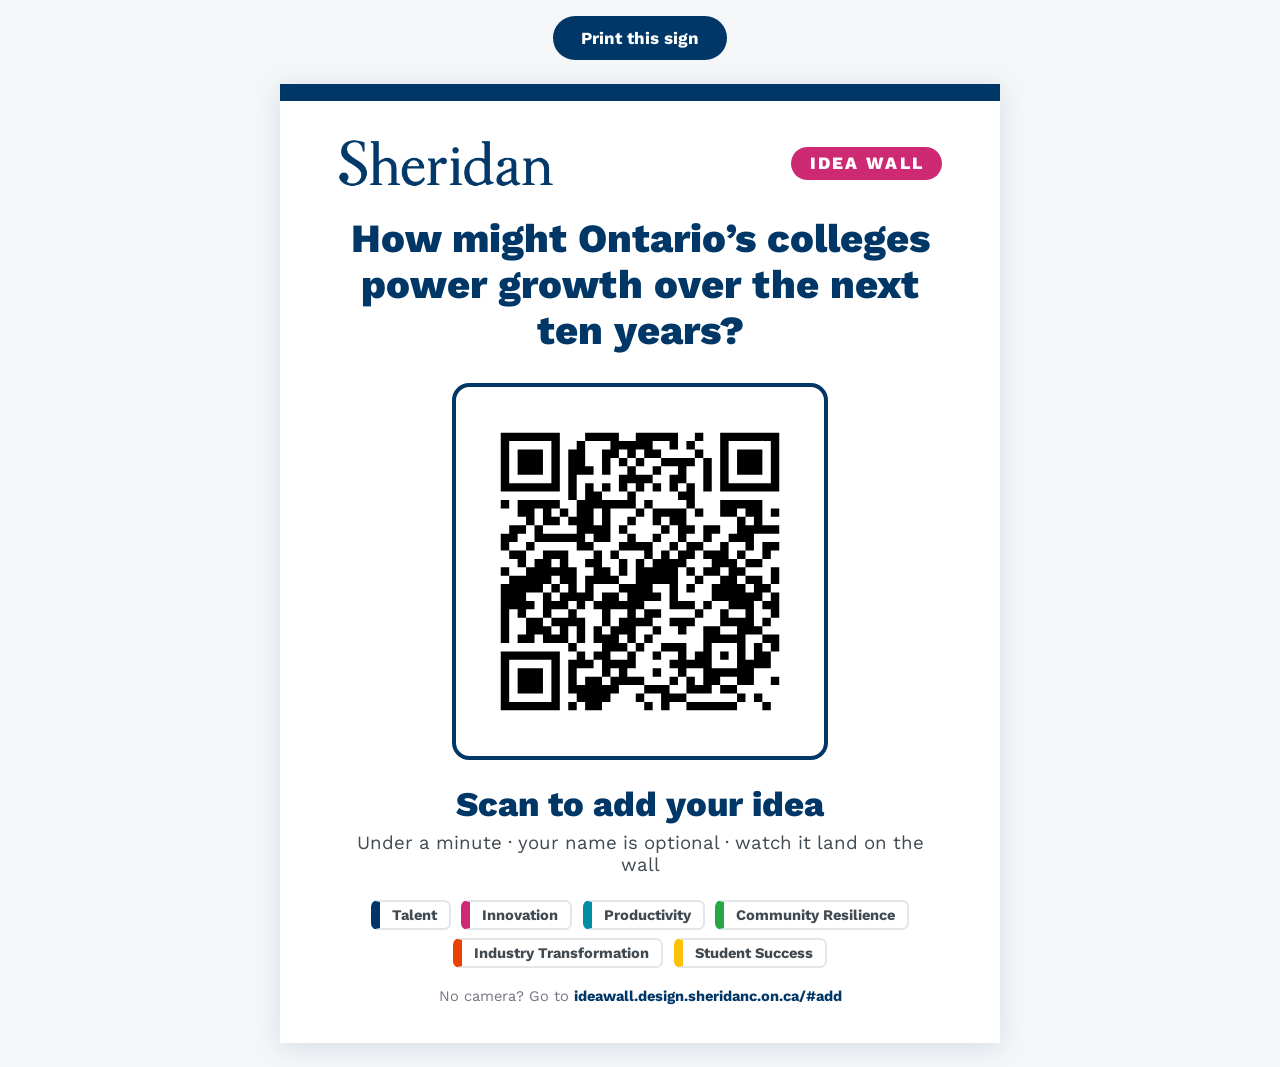
<file: sign.html>
<!DOCTYPE html>
<html lang="en">
<head>
<meta charset="UTF-8">
<meta name="viewport" content="width=device-width, initial-scale=1">
<title>QR sign · Sheridan Idea Wall</title>
<link rel="preconnect" href="https://fonts.googleapis.com">
<link rel="preconnect" href="https://fonts.gstatic.com" crossorigin>
<link href="https://fonts.googleapis.com/css2?family=Work+Sans:wght@400;500;600;700;800&display=swap" rel="stylesheet">
<link rel="stylesheet" href="css/base.css?v=9">
<style>
  /* A printable sign for the booth: US Letter, portrait. Print at 100% (no "fit to page"),
     or print on tabloid / 11x17 and it scales up. The QR code is vector, so it stays sharp. */
  @page{ size:letter portrait; margin:0.5in; }

  body{ background:var(--panel); }
  .page{
    width:7.5in; min-height:9.8in; margin:24px auto; padding:0.4in 0.6in;
    background:var(--paper);
    border-top:0.18in solid var(--navy);
    box-shadow:0 4px 24px rgba(0,55,103,0.12);
    display:flex; flex-direction:column; align-items:center; text-align:center;
  }
  .top{ width:100%; display:flex; align-items:center; justify-content:space-between; }
  .top img{ height:0.5in; width:auto; }
  .tag{
    font-size:13pt; font-weight:800; letter-spacing:0.12em; text-transform:uppercase;
    color:#fff; background:var(--pink); padding:5pt 14pt; border-radius:999px;
  }
  h1{
    margin-top:0.3in;
    font-size:30pt; line-height:1.15; font-weight:800; color:var(--navy);
  }
  .qr{
    margin-top:0.3in; padding:0.12in;
    border:3pt solid var(--navy); border-radius:0.18in;
  }
  .qr img{ display:block; width:3.6in; height:3.6in; }
  .scan{ margin-top:0.25in; font-size:26pt; font-weight:800; color:var(--navy); }
  .how{ margin-top:6pt; font-size:14pt; color:var(--ink); }
  .areas{
    margin-top:0.25in; display:flex; flex-wrap:wrap; justify-content:center; gap:6pt 8pt;
  }
  .areas span{
    font-size:11pt; font-weight:700; color:var(--ink);
    border:1.5pt solid var(--rule); border-left:7pt solid var(--accent);
    border-radius:5pt; padding:3pt 9pt;
  }
  .url{ margin-top:auto; padding-top:0.2in; font-size:11pt; color:var(--muted); }
  .url strong{ color:var(--navy); }

  .print-btn{
    display:block; margin:16px auto 0; padding:12px 28px;
    font:inherit; font-size:17px; font-weight:700;
    color:#fff; background:var(--navy); border:0; border-radius:999px; cursor:pointer;
  }
  @media print{
    body{ background:#fff; }
    .page{ margin:0; box-shadow:none; width:auto; min-height:9.8in;
           -webkit-print-color-adjust:exact; print-color-adjust:exact; }
    .print-btn{ display:none; }
  }
  @media screen and (max-width: 8in){
    .page{ width:auto; margin:12px; transform-origin:top center; }
  }
</style>
</head>
<body>

<button class="print-btn" type="button" onclick="window.print()">Print this sign</button>

<main class="page">
  <div class="top">
    <img src="assets/logo-sheridan.png" alt="Sheridan">
    <span class="tag">Idea Wall</span>
  </div>

  <h1>How might Ontario&rsquo;s colleges power growth over the next ten years?</h1>

  <div class="qr"><img src="assets/qr-code.svg" alt="QR code: opens the Add your idea form"></div>
  <p class="scan">Scan to add your idea</p>
  <p class="how">Under a minute &middot; your name is optional &middot; watch it land on the wall</p>

  <div class="areas" aria-label="The opportunity areas">
    <span data-area="talent">Talent</span>
    <span data-area="innovation">Innovation</span>
    <span data-area="productivity">Productivity</span>
    <span data-area="community">Community Resilience</span>
    <span data-area="industry">Industry Transformation</span>
    <span data-area="students">Student Success</span>
  </div>

  <p class="url">No camera? Go to <strong>ideawall.design.sheridanc.on.ca/#add</strong></p>
</main>

</body>
</html>
</file>
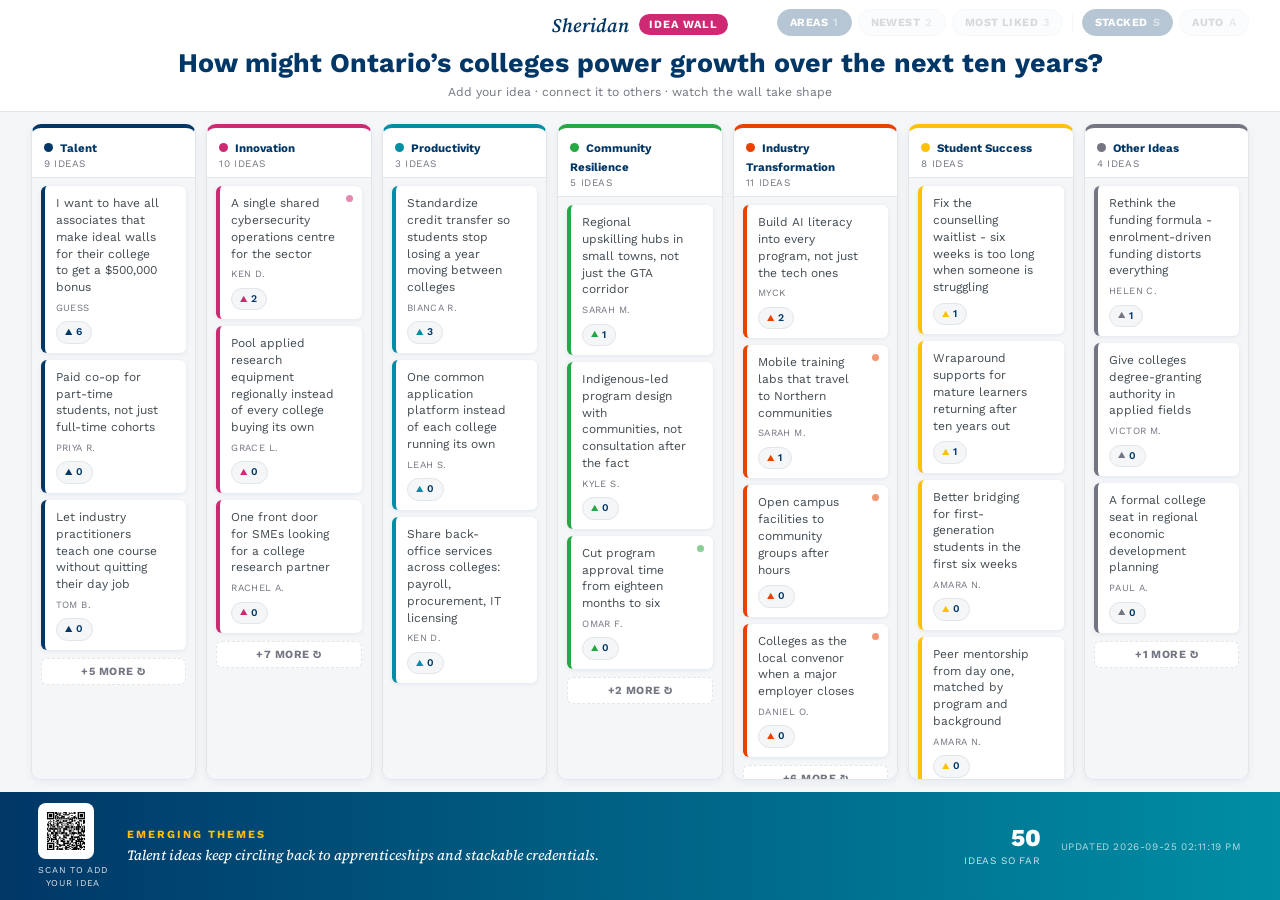
<file: early test/idea-wall-display (before logos).html>
<!DOCTYPE html>
<html lang="en">
<head>
<meta charset="UTF-8">
<title>Sheridan Idea Wall</title>
<style>
  /* Sans body/UI font approximates Sheridan's site font (Aktiv Grotesk,
     a licensed font not available on Google Fonts). Serif is used the
     same way sheridancollege.ca uses it: only for the wordmark, not
     for running text. */
  @import url('https://fonts.googleapis.com/css2?family=Source+Serif+4:opsz,wght@8..60,500;8..60,600&family=Work+Sans:wght@400;500;600;700;800&display=swap');

  :root{
    /* Pulled from sheridancollege.ca's own CSS variables */
    --navy:     #003767;
    --teal:     #008EA5;
    --pink:     #CE2A74;
    --orange:   #E84100;
    --yellow:   #FFC107;
    --green:    #28A745;

    --ink:      #414A51;
    --paper:    #FFFFFF;
    --panel:    #F4F6F8;
    --rule:     #E1E6EA;
    --muted:    #737682;

    --c-talent:        var(--navy);
    --c-innovation:    var(--pink);
    --c-productivity:  var(--teal);
    --c-resilience:    var(--green);
    --c-transformation:var(--orange);
    --c-success:       var(--yellow);
    --c-other:         var(--muted);

    /* set from JS — how many columns the board draws, and how big notes are */
    --cols: 6;
    --mcols: 6;
    --note-fs: 13px;
  }

  *{ box-sizing:border-box; margin:0; padding:0; }
  html,body{ width:100%; height:100%; background:var(--panel); overflow:hidden; }

  body{
    font-family:'Work Sans', 'Segoe UI', Arial, sans-serif;
    color:var(--ink);
    height:100vh; position:relative;
    display:flex; flex-direction:column;
  }

  /* ---------------- Header ---------------- */
  header{
    background:var(--paper);
    border-bottom:1px solid var(--rule);
    padding:clamp(10px,1.3vh,16px) clamp(24px,3vw,48px) clamp(10px,1.3vh,14px);
    text-align:center;
    position:relative;
    flex-shrink:0;
  }
  .wordmark{
    display:inline-flex; align-items:center; gap:10px;
    margin-bottom:clamp(6px,1vh,10px);
  }
  .wordmark .name{
    font-family:'Source Serif 4', Georgia, serif;
    font-style:italic; font-weight:600;
    font-size:clamp(17px,1.5vw,22px);
    color:var(--navy);
  }
  .wordmark .tag{
    font-size:11px; font-weight:700; letter-spacing:0.1em; text-transform:uppercase;
    color:#fff; background:var(--pink);
    padding:4px 10px; border-radius:999px;
  }
  h1{
    font-weight:700;
    font-size:clamp(19px, 2.1vw, 31px);
    line-height:1.2; color:var(--navy);
    max-width:1180px; margin:0 auto;
  }
  .subtitle{
    margin-top:6px;
    font-size:clamp(11px,0.95vw,14px);
    color:var(--muted);
  }

  /* ---------------- View bar ---------------- */
  .viewbar{
    position:absolute; right:clamp(16px,2.4vw,40px); top:clamp(8px,1vh,14px);
    display:flex; align-items:center; gap:6px;
    opacity:0.28; transition:opacity 0.25s ease;
  }
  .viewbar:hover, .viewbar.awake{ opacity:1; }
  .vbtn{
    font:inherit; font-size:11px; font-weight:700;
    letter-spacing:0.04em; text-transform:uppercase;
    color:var(--muted); background:var(--panel);
    border:1px solid var(--rule); border-radius:999px;
    padding:6px 12px; cursor:pointer; white-space:nowrap;
    transition:background 0.12s ease, color 0.12s ease, border-color 0.12s ease;
  }
  .vbtn:hover{ color:var(--navy); border-color:var(--navy); }
  .vbtn[aria-pressed="true"]{
    background:var(--navy); color:#fff; border-color:var(--navy);
  }
  .vbtn .k{ opacity:0.55; font-weight:600; margin-left:5px; }
  .vsep{ width:1px; height:20px; background:var(--rule); margin:0 3px; }

  /* ---------------- Board ---------------- */
  .board{
    flex:1; min-height:0; position:relative;
    padding:clamp(10px,1.4vh,16px) clamp(16px,2.4vw,40px);
  }

  /* --- view: columns (by opportunity area) --- */
  .board[data-view="columns"]{
    display:grid;
    grid-template-columns:repeat(var(--cols), minmax(0,1fr));
    grid-auto-rows:minmax(0,1fr);
    gap:clamp(8px,0.8vw,14px);
  }

  /* --- views: recent / top (one flowing wall of tiles) --- */
  .board[data-view="recent"],
  .board[data-view="top"]{
    display:block;
    columns:var(--mcols);
    column-gap:clamp(8px,0.8vw,14px);
    overflow:hidden;
  }
  .board[data-view="recent"] .note,
  .board[data-view="top"] .note{
    break-inside:avoid;
    margin:0 0 clamp(8px,0.8vw,14px);
    cursor:default;
  }

  .column{
    display:flex; flex-direction:column; min-height:0;
    background:var(--paper);
    border:1px solid var(--rule);
    border-top:4px solid var(--accent, var(--muted));
    border-radius:10px;
    box-shadow:0 2px 8px rgba(0,55,103,0.06);
    overflow:hidden;
  }

  .col-head{
    padding:9px 12px 8px;
    border-bottom:1px solid var(--rule);
    flex-shrink:0;
  }
  .col-head .swatch{
    width:9px; height:9px; border-radius:50%;
    display:inline-block; margin-right:7px;
    background:var(--accent, var(--muted));
  }
  .col-head .label{
    font-size:clamp(10.5px,0.9vw,13px);
    font-weight:700; color:var(--navy);
  }
  .col-head .count{
    display:block; margin-top:2px;
    font-size:10px; color:var(--muted);
    letter-spacing:0.06em; text-transform:uppercase;
  }

  .col-body{
    flex:1; min-height:0; overflow-y:auto;
    padding:8px 9px 12px;
    display:flex; flex-direction:column; gap:7px;
    background:var(--panel);
    transition:background 0.15s ease, outline 0.15s ease;
  }
  .col-body::-webkit-scrollbar{ width:6px; }
  .col-body::-webkit-scrollbar-thumb{ background:var(--rule); border-radius:4px; }

  .col-body.drag-over{
    outline:2px dashed var(--accent, var(--muted));
    outline-offset:-6px;
    background:rgba(0,55,103,0.05);
  }

  .col-empty{
    margin:auto; text-align:center;
    font-size:11px; color:var(--muted);
    padding:16px 8px;
  }

  .note{
    position:relative;
    background:var(--paper);
    color:var(--ink);
    border-radius:6px;
    padding:9px 11px;
    font-size:var(--note-fs);
    line-height:1.4;
    box-shadow:0 1px 4px rgba(0,55,103,0.08);
    border-left:4px solid var(--accent, var(--muted));
    opacity:0; transform:translateY(8px);
    animation:noteIn 0.45s ease forwards;
    cursor:grab;
  }
  .note:active{ cursor:grabbing; }
  .note.dragging{ opacity:0.35; }
  .note .idea{ display:block; padding-right:14px; }
  .note .from{
    display:block; margin-top:5px;
    font-size:0.8em; color:var(--muted);
    text-transform:uppercase; letter-spacing:0.04em;
  }
  .note .moved-dot{
    position:absolute; top:9px; right:9px;
    width:7px; height:7px; border-radius:50%;
    background:var(--accent, var(--muted));
    opacity:0.55;
  }

  /* area label, shown only in the mixed views where there is no column head */
  .note .area{
    display:none;
    margin-bottom:5px;
    font-size:0.72em; font-weight:700;
    letter-spacing:0.08em; text-transform:uppercase;
    color:var(--accent, var(--muted));
  }
  .board[data-view="recent"] .note .area,
  .board[data-view="top"] .note .area{ display:block; }

  /* rank badge for the top view */
  .note .rank{
    position:absolute; top:-7px; left:-7px;
    min-width:22px; height:22px; border-radius:999px;
    background:var(--navy); color:#fff;
    font-size:11px; font-weight:800;
    display:none; align-items:center; justify-content:center;
    padding:0 6px;
    box-shadow:0 2px 6px rgba(0,55,103,0.25);
  }
  .board[data-view="top"] .note.ranked .rank{ display:flex; }
  .board[data-view="top"] .note.ranked{
    font-size:calc(var(--note-fs) * 1.28);
    border-left-width:6px;
  }

  /* stacked-note "pile" look for a cluster of near-duplicate ideas */
  .note.stacked{ margin-bottom:9px; }
  .note.stacked::before,
  .note.stacked::after{
    content:"";
    position:absolute; height:100%;
    background:var(--paper);
    border-radius:6px;
    box-shadow:0 1px 3px rgba(0,55,103,0.08);
    z-index:-1;
  }
  .note.stacked::before{ top:4px; left:7px; right:7px; opacity:0.9; }
  .note.stacked::after { top:8px; left:12px; right:12px; opacity:0.65; }

  .note-actions{
    display:flex; align-items:center; gap:7px;
    margin-top:7px; flex-wrap:wrap;
  }
  .like-btn{
    display:inline-flex; align-items:center; gap:4px;
    font:inherit; font-size:0.86em; font-weight:600;
    color:var(--navy);
    background:var(--panel);
    border:1px solid var(--rule);
    border-radius:999px;
    padding:3px 9px 3px 8px;
    cursor:pointer;
    transition:background 0.12s ease, transform 0.08s ease;
  }
  .like-btn:hover{ background:#fff; border-color:var(--accent, var(--rule)); }
  .like-btn:active{ transform:scale(0.94); }
  .like-btn .arrow{ font-size:0.9em; color:var(--accent, var(--muted)); }
  .like-btn.small{ font-size:0.8em; padding:2px 7px; }
  .like-btn:disabled{ opacity:0.6; cursor:default; }

  .stack-toggle{
    font:inherit; font-size:0.8em; font-weight:600;
    color:var(--muted);
    background:none; border:none; cursor:pointer;
    padding:3px 2px;
    text-decoration:underline; text-underline-offset:2px;
  }
  .stack-toggle:hover{ color:var(--navy); }

  .stack-extra{
    margin-top:7px; padding-top:7px;
    border-top:1px dashed var(--rule);
    display:flex; flex-direction:column; gap:7px;
  }
  .stack-extra[hidden]{ display:none; }
  .stack-extra-row{ font-size:0.94em; }
  .stack-extra-row .idea{ display:block; }
  .stack-extra-row .from{
    display:block; margin-top:4px; margin-bottom:5px;
    font-size:0.82em; color:var(--muted);
    text-transform:uppercase; letter-spacing:0.04em;
  }

  @keyframes noteIn{ to{ opacity:1; transform:translateY(0); } }

  /* one accent color per theme */
  [data-theme="talent"]         { --accent:var(--c-talent); }
  [data-theme="innovation"]     { --accent:var(--c-innovation); }
  [data-theme="productivity"]   { --accent:var(--c-productivity); }
  [data-theme="resilience"]     { --accent:var(--c-resilience); }
  [data-theme="transformation"] { --accent:var(--c-transformation); }
  [data-theme="success"]        { --accent:var(--c-success); }
  [data-theme="other"]          { --accent:var(--c-other); }

  .more-chip{
    flex-shrink:0; align-self:stretch;
    font:inherit; font-size:11px; font-weight:700;
    letter-spacing:0.04em; text-transform:uppercase;
    color:var(--muted); background:var(--paper);
    border:1px dashed var(--rule); border-radius:6px;
    padding:6px 8px; margin-top:1px; cursor:pointer;
    transition:color 0.12s ease, border-color 0.12s ease;
  }
  .more-chip:hover{ color:var(--navy); border-color:var(--navy); }

  .more-pill{
    position:absolute; right:clamp(16px,2.4vw,40px); bottom:clamp(4px,0.8vh,10px);
    font-size:11px; font-weight:700; letter-spacing:0.04em; text-transform:uppercase;
    color:var(--muted); background:var(--paper);
    border:1px solid var(--rule); border-radius:999px;
    padding:4px 11px;
  }

  /* ---------------- Toast ---------------- */
  .toast{
    position:fixed; left:50%; bottom:96px; transform:translate(-50%, 12px);
    background:var(--navy); color:#fff;
    font-size:13px; font-weight:600;
    padding:9px 16px; border-radius:999px;
    box-shadow:0 4px 16px rgba(0,0,0,0.18);
    opacity:0; pointer-events:none;
    transition:opacity 0.2s ease, transform 0.2s ease;
    z-index:50;
  }
  .toast.show{ opacity:1; transform:translate(-50%, 0); }
  .toast.error{ background:var(--orange); }

  /* ---------------- Footer ---------------- */
  footer{
    display:flex; align-items:center; gap:20px;
    padding:clamp(8px,1.2vh,14px) clamp(24px,3vw,48px);
    background:linear-gradient(90deg, var(--navy), var(--teal));
    color:#fff;
    flex-shrink:0;
  }
  .qr{ flex-shrink:0; text-align:center; }
  .qr img{
    width:clamp(56px,4.2vw,72px); height:auto;
    background:#fff; padding:5px; border-radius:8px;
    display:block;
  }
  .qr figcaption{
    margin-top:5px; font-size:9px; letter-spacing:0.08em;
    text-transform:uppercase; color:rgba(255,255,255,0.85); line-height:1.4;
  }
  .highlights{ flex:1; min-width:0; }
  .highlights .h-label{
    font-size:11px; letter-spacing:0.18em; text-transform:uppercase;
    color:var(--yellow); font-weight:700; margin-bottom:4px;
  }
  .highlights .h-text{
    font-family:'Source Serif 4', Georgia, serif; font-style:italic; font-weight:500;
    font-size:clamp(13px,1.1vw,18px); color:#fff; opacity:0.96;
    white-space:nowrap; overflow:hidden; text-overflow:ellipsis;
  }
  .tally{
    flex-shrink:0; text-align:right;
  }
  .tally .big{
    font-size:clamp(20px,1.9vw,30px); font-weight:800; line-height:1;
  }
  .tally .small{
    margin-top:4px;
    font-size:10px; color:rgba(255,255,255,0.8);
    letter-spacing:0.08em; text-transform:uppercase;
  }
  .updated{
    flex-shrink:0; font-size:10px; color:rgba(255,255,255,0.7);
    letter-spacing:0.06em; text-transform:uppercase;
  }

  @media (max-width: 1100px){
    .board[data-view="columns"]{ grid-template-columns:repeat(3, minmax(0,1fr)); }
    .viewbar{ position:static; transform:none; justify-content:center; margin-top:8px; opacity:1; }
  }
</style>
</head>
<body>

<header>
  <div class="wordmark">
    <span class="name">Sheridan</span>
    <span class="tag">Idea Wall</span>
  </div>
  <h1>How might Ontario&rsquo;s colleges power growth over the next ten years?</h1>
  <div class="subtitle">Add your idea &middot; connect it to others &middot; watch the wall take shape</div>

  <div class="viewbar" id="viewbar">
    <button class="vbtn" type="button" data-view="columns">Areas<span class="k">1</span></button>
    <button class="vbtn" type="button" data-view="recent">Newest<span class="k">2</span></button>
    <button class="vbtn" type="button" data-view="top">Most liked<span class="k">3</span></button>
    <span class="vsep"></span>
    <button class="vbtn" type="button" id="stackBtn">Stacked<span class="k">S</span></button>
    <button class="vbtn" type="button" id="rotateBtn">Auto<span class="k">A</span></button>
  </div>
</header>

<div class="board" id="board" data-view="columns"></div>

<div class="toast" id="toast"></div>

<footer>
  <figure class="qr">
    <img src="qr-code.png" alt="Scan to add your idea" onerror="this.closest('figure').style.display='none'">
    <figcaption>Scan to add<br>your idea</figcaption>
  </figure>
  <div class="highlights">
    <div class="h-label">Emerging Themes</div>
    <div class="h-text" id="highlightText">Waiting for the first ideas&hellip;</div>
  </div>
  <div class="tally">
    <div class="big" id="tallyBig">0</div>
    <div class="small" id="tallySmall">ideas so far</div>
  </div>
  <div class="updated" id="updated"></div>
</footer>

<script>
/* ============================================================
   CONFIG
   ============================================================ */

// How often to re-check the feed files for changes, in seconds.
const CHECK_SECONDS = 4;

// Files written by build_idea_wall_feed.py, in this same folder.
const FEED_FILE       = "idea-wall-feed.js";
const HIGHLIGHTS_FILE = "wall-highlights.js";

// Where build_idea_wall_feed.py's local save server listens.
const SERVER_BASE = "http://127.0.0.1:8791";

// Auto-rotate: how long each view holds before the wall moves to the next.
const ROTATE_SECONDS = 45;

// Views the auto-rotation cycles through, in order.
const ROTATION = ["columns", "recent", "top"];

// Show the "Other Ideas" column in the Areas view. Ideas filed there still
// appear in the Newest and Most-liked views either way. Toggle live with O.
let SHOW_OTHER = true;

/* ============================================================
   Display engine

   Three views over the same feed:
     columns — one column per opportunity area (drag to recategorize)
     recent  — every idea, newest first, filling the whole wall
     top     — every idea, most-liked first, the leaders enlarged
   plus a stacked/unstacked toggle that applies to all three.

   The current view lives in the URL hash, so the periodic
   reload that picks up new ideas does not throw it away.
   ============================================================ */

const boardEl     = document.getElementById('board');
const highlightEl = document.getElementById('highlightText');
const updatedEl   = document.getElementById('updated');
const toastEl     = document.getElementById('toast');
const viewbarEl   = document.getElementById('viewbar');
const tallyBigEl  = document.getElementById('tallyBig');
const tallySmallEl= document.getElementById('tallySmall');

let signature = "";
let highlightIdx = 0;
let suppressReloadUntil = 0;
let rotateTimer = null;

/* ---------------- view state (kept in the URL hash) ---------------- */

function readState(){
  const h = new URLSearchParams((location.hash || "").replace(/^#/, ""));
  const view = ROTATION.includes(h.get("v")) ? h.get("v") : "columns";
  return {
    view: view,
    stacked: h.get("s") !== "0",
    rotate:  h.get("r") === "1",
    other:   h.get("o") !== "0"
  };
}

function writeState(patch){
  const s = Object.assign(readState(), patch);
  const h = new URLSearchParams();
  h.set("v", s.view);
  h.set("s", s.stacked ? "1" : "0");
  h.set("r", s.rotate ? "1" : "0");
  h.set("o", s.other ? "1" : "0");
  // replaceState avoids piling up history entries on a kiosk screen
  history.replaceState(null, "", "#" + h.toString());
  return s;
}

function setView(view, fromRotation){
  const s = writeState({ view: view });
  if (!fromRotation) restartRotation(s);
  render();
  wakeViewbar();
}

/* ---------------- feed helpers ---------------- */

function cleanFeed(){
  return Array.isArray(window.IDEA_WALL) ? window.IDEA_WALL : [];
}

function feedSignature(columns){
  return columns.map(c => c.key + ":" + c.total + ":" +
      c.cards.map(s => s.id + "@" + s.votes + "[" +
        s.members.map(m => m.id + "#" + m.votes).join(",") + "]").join(";"))
    .join("|");
}

// Every stack in the feed, tagged with the area it belongs to.
function allStacks(columns){
  const out = [];
  columns.forEach(col => {
    (col.cards || []).forEach((stack, i) => {
      out.push({
        stack: stack,
        theme: col.key,
        label: col.label,
        order: i,          // position within its column: newest first
        votes: (stack.members || []).reduce((t, m) => t + (m.votes || 0), 0),
        size:  (stack.members || []).length
      });
    });
  });
  return out;
}

// Unstacked: one entry per idea, each looking like a stack of one.
function explode(entries){
  const out = [];
  entries.forEach(e => {
    (e.stack.members || []).forEach(m => {
      out.push({
        stack: { id: m.id, votes: m.votes || 0, members: [m] },
        theme: e.theme, label: e.label, order: e.order,
        votes: m.votes || 0, size: 1
      });
    });
  });
  return out;
}

function escapeHtml(s){
  return (s || "").replace(/[&<>"']/g, m => ({
    "&":"&amp;", "<":"&lt;", ">":"&gt;", '"':"&quot;", "'":"&#39;"
  }[m]));
}

function showToast(message, isError){
  toastEl.textContent = message;
  toastEl.classList.toggle('error', !!isError);
  toastEl.classList.add('show');
  clearTimeout(showToast._t);
  showToast._t = setTimeout(() => toastEl.classList.remove('show'), 2600);
}

/* ---------------- note rendering ---------------- */

function renderMember(m, isLead){
  const likeClass = isLead ? 'like-btn' : 'like-btn small';
  const likeBtn = '<button class="' + likeClass + '" type="button" draggable="false" data-like-id="' +
    escapeHtml(m.id) + '"><span class="arrow">&#9650;</span><span class="like-count">' +
    (m.votes || 0) + '</span></button>';

  if (isLead){
    return (
      (m.moved ? '<span class="moved-dot" title="Manually recategorized"></span>' : '') +
      '<span class="idea">' + escapeHtml(m.idea) + '</span>' +
      (m.from ? '<span class="from">' + escapeHtml(m.from) + '</span>' : '') +
      '<div class="note-actions">' + likeBtn + '</div>'
    );
  }
  return (
    '<div class="stack-extra-row" data-id="' + escapeHtml(m.id) + '">' +
      '<span class="idea">' + escapeHtml(m.idea) + '</span>' +
      (m.from ? '<span class="from">' + escapeHtml(m.from) + '</span>' : '') +
      likeBtn +
    '</div>'
  );
}

// entry = {stack, theme, label}. opts.showArea adds the area chip,
// opts.rank adds a rank badge, opts.draggable allows recategorizing.
function renderNote(entry, opts){
  opts = opts || {};
  const stack = entry.stack;
  const lead = stack.members[0];
  const extra = stack.members.slice(1);
  const stackedClass = extra.length > 0 ? ' stacked' : '';
  const rankedClass = opts.rank ? ' ranked' : '';

  const toggle = extra.length > 0
    ? '<button class="stack-toggle" type="button" draggable="false">+' + extra.length +
      (extra.length === 1 ? ' similar idea &#9662;' : ' similar ideas &#9662;') + '</button>'
    : '';
  const extraHtml = extra.length > 0
    ? '<div class="stack-extra" hidden>' + extra.map(m => renderMember(m, false)).join('') + '</div>'
    : '';
  const rank = opts.rank ? '<span class="rank">' + opts.rank + '</span>' : '';
  const area = '<span class="area">' + escapeHtml(entry.label) + '</span>';

  return (
    '<div class="note' + stackedClass + rankedClass + '"' +
      ' data-theme="' + escapeHtml(entry.theme) + '"' +
      ' data-size="' + stack.members.length + '"' +
      ' draggable="' + (opts.draggable ? 'true' : 'false') + '"' +
      ' data-id="' + escapeHtml(lead.id) + '">' +
      rank + area +
      renderMember(lead, true).replace('</div>', toggle + '</div>') +
      extraHtml +
    '</div>'
  );
}

/* ---------------- density: keep notes readable, fill the wall ---------------- */

function setDensity(view, columnCount, noteCount){
  const root = document.documentElement;
  const vw = window.innerWidth;

  if (view === "columns"){
    root.style.setProperty('--cols', columnCount);
    // deepest column decides the type size, so nothing is cut off
    const fs = noteCount >= 14 ? 11 : noteCount >= 10 ? 12 : noteCount >= 6 ? 13 : 14;
    root.style.setProperty('--note-fs', fs + 'px');
  } else {
    // a flowing wall: more, narrower columns as the idea count grows
    const cols = noteCount <= 12 ? 3
               : noteCount <= 24 ? 4
               : noteCount <= 40 ? 5
               : noteCount <= 64 ? 6 : 7;
    root.style.setProperty('--mcols', Math.max(2, Math.min(cols, Math.floor(vw / 230))));
    const fs = noteCount >= 55 ? 11.5 : noteCount >= 35 ? 12.5 : 14;
    root.style.setProperty('--note-fs', fs + 'px');
  }
}

/* ---------------- the three views ---------------- */

function renderColumns(columns, stacked, showOther){
  // The Other Ideas column is optional, and an empty one is never drawn —
  // that is what used to push the board onto a second, half-height row.
  const shown = columns.filter(c => c.key !== "other" || (showOther && (c.total || 0) > 0));
  let deepest = 0;

  const html = shown.map(col => {
    let entries = allStacks([col]);
    if (!stacked) entries = explode(entries);
    deepest = Math.max(deepest, entries.length);

    const notes = entries.map(e => renderNote(e, { draggable: true })).join('');
    const hidden = col.hidden || 0;
    const extraNote = hidden > 0
      ? '<div class="col-empty">+ ' + hidden + (hidden === 1 ? ' earlier idea' : ' earlier ideas') + '</div>'
      : '';
    return (
      '<div class="column" data-theme="' + escapeHtml(col.key) + '">' +
        '<div class="col-head">' +
          '<span class="swatch"></span><span class="label">' + escapeHtml(col.label) + '</span>' +
          '<span class="count">' + col.total + (col.total === 1 ? ' idea' : ' ideas') + '</span>' +
        '</div>' +
        '<div class="col-body">' + (notes || '<div class="col-empty">No ideas yet</div>') + extraNote + '</div>' +
      '</div>'
    );
  }).join('');

  setDensity("columns", shown.length, deepest);
  return html;
}

function renderFlow(columns, stacked, mode){
  let entries = allStacks(columns);
  if (!stacked) entries = explode(entries);

  if (mode === "top"){
    entries.sort((a, b) => (b.votes - a.votes) || (b.size - a.size) || (a.order - b.order));
  } else {
    // newest first: the feed already lists each column newest-first, so
    // interleave the columns by position rather than by area
    entries.sort((a, b) => (a.order - b.order) || (b.votes - a.votes));
  }

  setDensity(mode, 0, entries.length);

  return entries.map((e, i) => renderNote(e, {
    draggable: false,
    rank: (mode === "top" && i < 3 && e.votes > 0) ? (i + 1) : null
  })).join('');
}

/* ---------------- render ---------------- */

function render(){
  const s = readState();
  const columns = cleanFeed();
  const total = columns.reduce((t, c) => t + (c.total || 0), 0);

  boardEl.dataset.view = s.view;

  if (columns.length === 0 || total === 0){
    boardEl.innerHTML = '<div class="col-empty" style="grid-column:1/-1;margin:auto;font-size:16px;">' +
      'Waiting for the first idea&hellip;</div>';
  } else if (s.view === "columns"){
    boardEl.innerHTML = renderColumns(columns, s.stacked, s.other);
  } else {
    boardEl.innerHTML = renderFlow(columns, s.stacked, s.view);
  }

  // view bar state
  viewbarEl.querySelectorAll('.vbtn[data-view]').forEach(b => {
    b.setAttribute('aria-pressed', b.dataset.view === s.view ? 'true' : 'false');
  });
  const stackBtn = document.getElementById('stackBtn');
  stackBtn.setAttribute('aria-pressed', s.stacked ? 'true' : 'false');
  stackBtn.firstChild.textContent = s.stacked ? 'Stacked' : 'Unstacked';
  document.getElementById('rotateBtn').setAttribute('aria-pressed', s.rotate ? 'true' : 'false');

  tallyBigEl.textContent = total;
  tallySmallEl.textContent = total === 1 ? 'idea so far' : 'ideas so far';

  updatedEl.textContent = window.IDEA_WALL_UPDATED ? "Updated " + window.IDEA_WALL_UPDATED : "";

  if (s.view === "columns") fitColumns(); else fitFlow();
  attachInteractions();
}

/* Nobody scrolls a wall, and a scrollbar on a screen across an aisle is a
   dead end. So in the Areas view a column that holds more ideas than fit
   shows as many as fit and then CYCLES: every PAGE_SECONDS it advances to
   the next set, wrapping around, so every idea gets its turn on screen.
   The "+N more" chip is also a button — tap it to advance immediately.

   Each column keeps its own offset in data-offset, so one column paging
   never disturbs the others. */

const PAGE_SECONDS = 14;
let pageTimer = null;
let pagePausedUntil = 0;

function fitOneColumn(body){
  const notes = Array.from(body.querySelectorAll('.note'));
  const oldChip = body.querySelector('.more-chip');
  if (oldChip) oldChip.remove();
  if (notes.length === 0) return;

  // Paging runs forward through the column and then starts over. It does not
  // wrap mid-page: notes are laid out in DOM order, so a wrapped window would
  // put the tail of the column above its head and read as scrambled.
  let offset = parseInt(body.dataset.offset, 10) || 0;
  if (offset >= notes.length) offset = 0;
  body.dataset.offset = offset;

  // start from nothing, then add notes from the offset until one overflows
  notes.forEach(n => { n.style.display = 'none'; });

  const chip = document.createElement('button');
  chip.type = 'button';
  chip.className = 'more-chip';
  chip.setAttribute('draggable', 'false');
  body.appendChild(chip);

  let shown = 0;
  for (let i = offset; i < notes.length; i++){
    const note = notes[i];
    note.style.display = '';
    if (body.scrollHeight > body.clientHeight){
      if (shown === 0){ shown = 1; break; }   // always keep at least one
      note.style.display = 'none';
      break;
    }
    shown++;
  }

  const hidden = notes.length - shown;
  if (hidden <= 0){
    chip.remove();
    body.dataset.offset = 0;
    return;
  }

  chip.textContent = '+' + hidden + ' more ↻';
  chip.title = 'Show the next ' + Math.min(hidden, shown) + ' — this cycles on its own too';
  chip.dataset.step = shown;

  // the chip takes room of its own; give a note back if it pushed one out
  if (body.scrollHeight > body.clientHeight && shown > 1){
    notes[offset + shown - 1].style.display = 'none';
    chip.textContent = '+' + (hidden + 1) + ' more ↻';
    chip.dataset.step = shown - 1;
  }

  chip.addEventListener('mousedown', e => e.stopPropagation());
  chip.addEventListener('click', e => {
    e.stopPropagation();
    advanceColumn(body);
    pagePausedUntil = Date.now() + PAGE_SECONDS * 1000;
  });
}

function advanceColumn(body){
  const notes = body.querySelectorAll('.note');
  const chip = body.querySelector('.more-chip');
  if (!chip || notes.length === 0) return;
  const step = parseInt(chip.dataset.step, 10) || 1;
  const next = (parseInt(body.dataset.offset, 10) || 0) + step;
  body.dataset.offset = next >= notes.length ? 0 : next;  // page forward, then back to the top
  fitOneColumn(body);
  attachInteractions();
}

function fitColumns(){
  boardEl.querySelectorAll('.col-body').forEach(fitOneColumn);
}

function startPaging(){
  clearInterval(pageTimer);
  pageTimer = setInterval(() => {
    if (boardEl.dataset.view !== 'columns') return;
    if (Date.now() < pagePausedUntil) return;
    boardEl.querySelectorAll('.col-body').forEach(body => {
      if (body.querySelector('.more-chip')) advanceColumn(body);
    });
  }, PAGE_SECONDS * 1000);
}

/* Same idea for the flowing views: trim from the end until the last note
   ends above the footer, so nothing is sliced in half, and say how many
   did not fit. */
function fitFlow(){
  const notes = Array.from(boardEl.querySelectorAll('.note'));
  if (notes.length === 0) return;

  let hidden = 0;
  while (boardEl.scrollHeight > boardEl.clientHeight && hidden < notes.length - 1){
    notes[notes.length - 1 - hidden].style.display = 'none';
    hidden++;
  }
  if (hidden > 0){
    const pill = document.createElement('div');
    pill.className = 'more-pill';
    pill.textContent = '+' + hidden + ' more on the wall';
    boardEl.appendChild(pill);
    // the pill itself can tip it over the edge; drop one more note if so
    if (boardEl.scrollHeight > boardEl.clientHeight && hidden < notes.length - 1){
      notes[notes.length - 1 - hidden].style.display = 'none';
    }
  }
}

/* ---------------- interactions ---------------- */

// Called again after every re-fit, so each element is wired exactly once —
// without this guard a note re-fitted three times would register three
// like handlers and count one tap as three.
function attachInteractions(){
  boardEl.querySelectorAll('.note[draggable="true"]').forEach(note => {
    if (note.dataset.wired) return;
    note.dataset.wired = "1";
    note.addEventListener('dragstart', e => {
      note.classList.add('dragging');
      e.dataTransfer.setData('text/plain', note.dataset.id || '');
      e.dataTransfer.effectAllowed = 'move';
    });
    note.addEventListener('dragend', () => note.classList.remove('dragging'));
  });

  boardEl.querySelectorAll('.col-body').forEach(colBody => {
    if (colBody.dataset.wired) return;
    colBody.dataset.wired = "1";
    colBody.addEventListener('dragover', e => {
      e.preventDefault();
      e.dataTransfer.dropEffect = 'move';
      colBody.classList.add('drag-over');
    });
    colBody.addEventListener('dragleave', () => colBody.classList.remove('drag-over'));
    colBody.addEventListener('drop', e => {
      e.preventDefault();
      colBody.classList.remove('drag-over');

      const id = e.dataTransfer.getData('text/plain');
      const column = colBody.closest('.column');
      const theme = column ? column.dataset.theme : null;
      const dragged = boardEl.querySelector('.note.dragging') ||
                       (id ? boardEl.querySelector('.note[data-id="' + CSS.escape(id) + '"]') : null);
      if (!id || !theme || !dragged) return;

      const fromColumn = dragged.closest('.column');
      if (fromColumn && fromColumn.dataset.theme === theme) return;

      const sourceBody = fromColumn ? fromColumn.querySelector('.col-body') : null;
      const moved = parseInt(dragged.dataset.size, 10) || 1;

      dragged.dataset.theme = theme;
      colBody.insertBefore(dragged, colBody.firstChild);
      const leftoverEmpty = colBody.querySelector('.col-empty');
      if (leftoverEmpty && colBody.querySelectorAll('.note').length > 0) leftoverEmpty.remove();

      // the note landed at the top of its new column, so show that column
      // from the top; both columns are re-fitted, which also recounts the
      // "+N more" chips that the move just made wrong
      colBody.dataset.offset = 0;
      if (sourceBody){
        sourceBody.dataset.offset = 0;
        bumpCount(fromColumn, -moved);
        fitOneColumn(sourceBody);
        if (sourceBody.querySelectorAll('.note').length === 0 &&
            !sourceBody.querySelector('.col-empty')){
          sourceBody.insertAdjacentHTML('beforeend', '<div class="col-empty">No ideas yet</div>');
        }
      }
      bumpCount(column, moved);
      fitOneColumn(colBody);
      attachInteractions();

      pagePausedUntil = Date.now() + PAGE_SECONDS * 1000;
      suppressReloadUntil = Date.now() + CHECK_SECONDS * 1000 + 1500;

      saveMove(id, theme);
    });
  });

  boardEl.querySelectorAll('.like-btn').forEach(btn => {
    if (btn.dataset.wired) return;
    btn.dataset.wired = "1";
    btn.addEventListener('mousedown', e => e.stopPropagation());
    btn.addEventListener('click', e => {
      e.stopPropagation();
      const id = btn.dataset.likeId;
      if (!id) return;
      const countEl = btn.querySelector('.like-count');
      const current = parseInt(countEl.textContent, 10) || 0;
      countEl.textContent = current + 1;
      btn.disabled = true;
      setTimeout(() => { btn.disabled = false; }, 400);
      suppressReloadUntil = Date.now() + CHECK_SECONDS * 1000 + 1500;
      saveLike(id, () => { countEl.textContent = current; });
    });
  });

  boardEl.querySelectorAll('.stack-toggle').forEach(btn => {
    if (btn.dataset.wired) return;
    btn.dataset.wired = "1";
    btn.addEventListener('mousedown', e => e.stopPropagation());
    btn.addEventListener('click', e => {
      e.stopPropagation();
      const note = btn.closest('.note');
      const extra = note ? note.querySelector('.stack-extra') : null;
      if (!extra) return;
      if (!extra.hasAttribute('hidden')){
        extra.setAttribute('hidden', '');
        btn.innerHTML = btn.innerHTML.replace('&#9652;', '&#9662;');
      } else {
        extra.removeAttribute('hidden');
        btn.innerHTML = btn.innerHTML.replace('&#9662;', '&#9652;');
      }
    });
  });
}

// Keep a column's "N ideas" heading honest after a drag, without waiting
// for the next feed rebuild.
function bumpCount(column, delta){
  if (!column) return;
  const el = column.querySelector('.col-head .count');
  if (!el) return;
  const now = Math.max(0, (parseInt(el.textContent, 10) || 0) + delta);
  el.textContent = now + (now === 1 ? ' idea' : ' ideas');
}

function saveMove(id, theme){
  fetch(SERVER_BASE + "/move", {
    method: 'POST',
    headers: { 'Content-Type': 'application/json' },
    body: JSON.stringify({ id, theme })
  })
    .then(res => { if (!res.ok) throw new Error('save failed'); showToast('Moved — saved to the wall', false); })
    .catch(() => showToast('Moved on screen, but not saved (is build_idea_wall_feed.py running?)', true));
}

function saveLike(id, onFail){
  fetch(SERVER_BASE + "/like", {
    method: 'POST',
    headers: { 'Content-Type': 'application/json' },
    body: JSON.stringify({ id })
  })
    .then(res => { if (!res.ok) throw new Error('save failed'); })
    .catch(() => { onFail(); showToast('Like not saved (is build_idea_wall_feed.py running?)', true); });
}

/* ---------------- view bar, keyboard, rotation ---------------- */

function wakeViewbar(){
  viewbarEl.classList.add('awake');
  clearTimeout(wakeViewbar._t);
  wakeViewbar._t = setTimeout(() => viewbarEl.classList.remove('awake'), 4000);
}

function restartRotation(s){
  clearInterval(rotateTimer);
  rotateTimer = null;
  if (!s.rotate) return;
  rotateTimer = setInterval(() => {
    const cur = readState().view;
    const next = ROTATION[(ROTATION.indexOf(cur) + 1) % ROTATION.length];
    writeState({ view: next });
    render();
  }, ROTATE_SECONDS * 1000);
}

viewbarEl.querySelectorAll('.vbtn[data-view]').forEach(btn => {
  btn.addEventListener('click', () => setView(btn.dataset.view));
});
document.getElementById('stackBtn').addEventListener('click', () => {
  writeState({ stacked: !readState().stacked }); render(); wakeViewbar();
});
document.getElementById('rotateBtn').addEventListener('click', () => {
  const s = writeState({ rotate: !readState().rotate });
  restartRotation(s); render(); wakeViewbar();
  showToast(s.rotate ? 'Auto-rotating views every ' + ROTATE_SECONDS + 's' : 'Auto-rotate off', false);
});

document.addEventListener('keydown', e => {
  if (e.metaKey || e.ctrlKey || e.altKey) return;
  const k = e.key.toLowerCase();
  if (k === '1') setView('columns');
  else if (k === '2') setView('recent');
  else if (k === '3') setView('top');
  else if (k === 's'){ writeState({ stacked: !readState().stacked }); render(); wakeViewbar(); }
  else if (k === 'o'){
    const s = writeState({ other: !readState().other });
    render(); wakeViewbar();
    showToast(s.other ? 'Showing Other Ideas' : 'Other Ideas hidden (still counted)', false);
  }
  else if (k === 'a'){
    const s = writeState({ rotate: !readState().rotate });
    restartRotation(s); render(); wakeViewbar();
    showToast(s.rotate ? 'Auto-rotating views every ' + ROTATE_SECONDS + 's' : 'Auto-rotate off', false);
  }
  else if (k === 'arrowright'){
    const cur = readState().view;
    setView(ROTATION[(ROTATION.indexOf(cur) + 1) % ROTATION.length]);
  }
  else if (k === 'arrowleft'){
    const cur = readState().view;
    setView(ROTATION[(ROTATION.indexOf(cur) - 1 + ROTATION.length) % ROTATION.length]);
  }
});

window.addEventListener('resize', () => render());
// so a facilitator can also drive the wall by editing the address bar
window.addEventListener('hashchange', () => { restartRotation(readState()); render(); });

/* ---------------- feed polling ---------------- */

function rotateHighlight(){
  const list = Array.isArray(window.WALL_HIGHLIGHTS) ? window.WALL_HIGHLIGHTS : [];
  if (list.length === 0){ highlightEl.textContent = "Waiting for the first ideas…"; return; }
  highlightIdx = highlightIdx % list.length;
  highlightEl.textContent = list[highlightIdx];
  highlightIdx++;
}

function loadScript(src, onDone){
  const el = document.createElement('script');
  el.src = src + "?t=" + Date.now();
  el.onload = function(){ el.remove(); onDone(true); };
  el.onerror = function(){ el.remove(); onDone(false); };
  document.head.appendChild(el);
}

function checkFeed(){
  loadScript(FEED_FILE, function(){
    const sig = feedSignature(cleanFeed());
    if (sig !== signature){
      if (Date.now() < suppressReloadUntil) return;
      location.reload(); // the hash carries the current view across the reload
    }
  });
}

function start(){
  const s = writeState({ other: SHOW_OTHER && readState().other });
  signature = feedSignature(cleanFeed());
  render();
  restartRotation(s);
  startPaging();
  loadScript(HIGHLIGHTS_FILE, function(){
    rotateHighlight();
    setInterval(rotateHighlight, 8000);
  });
  setInterval(checkFeed, CHECK_SECONDS * 1000);
}

document.addEventListener('visibilitychange', function(){ if (!document.hidden) checkFeed(); });

loadScript(FEED_FILE, function(ok){
  if (!ok){
    boardEl.innerHTML = '<div style="grid-column:1/-1;margin:auto;text-align:center;color:var(--muted);">' +
      'Idea wall feed not found&hellip;</div>';
    setTimeout(() => location.reload(), 5000);
    return;
  }
  start();
});
</script>

</body>
</html>
</file>
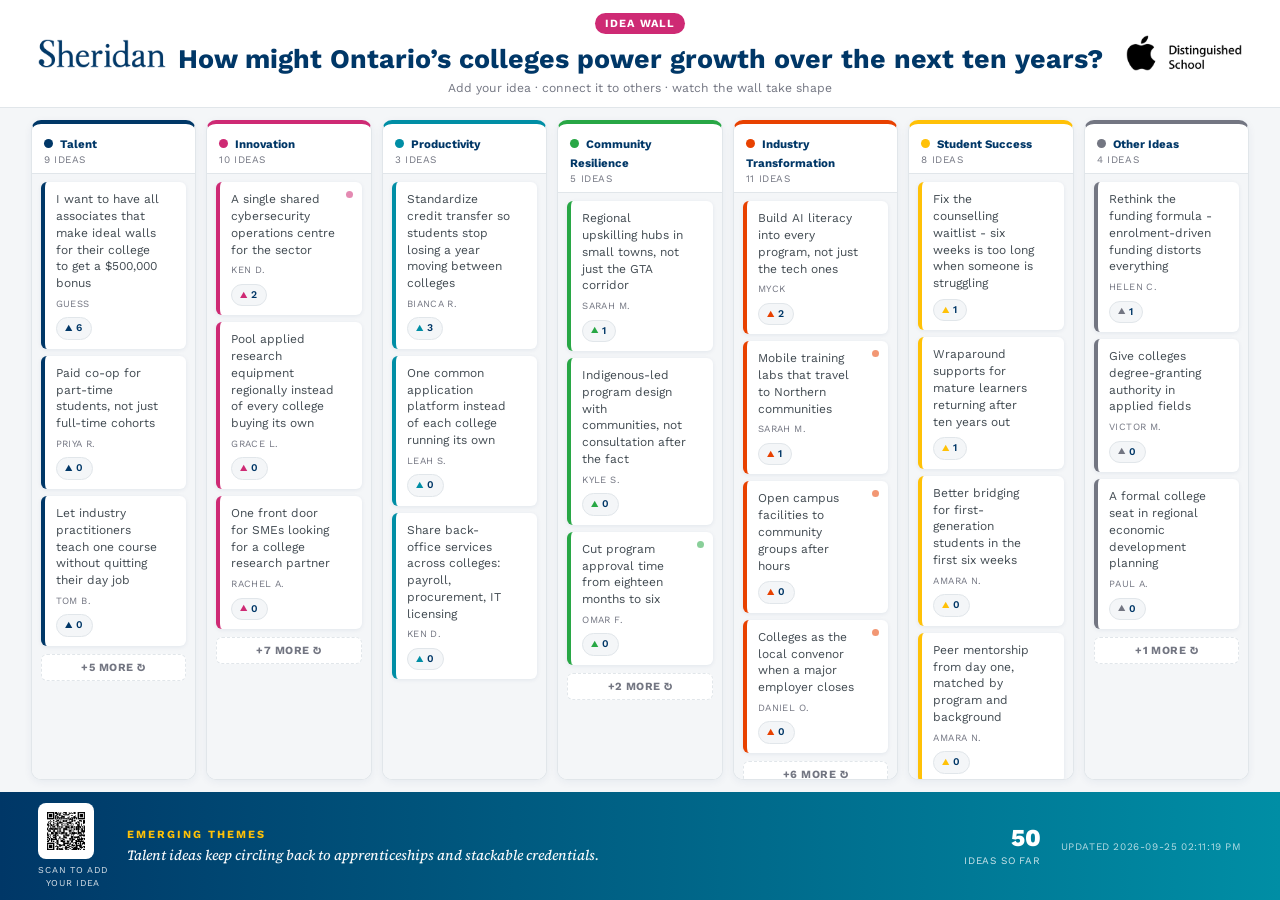
<file: early test/idea-wall-display.html>
<!DOCTYPE html>
<html lang="en">
<head>
<meta charset="UTF-8">
<title>Sheridan Idea Wall</title>
<style>
  /* Sans body/UI font approximates Sheridan's site font (Aktiv Grotesk,
     a licensed font not available on Google Fonts). Serif is used the
     same way sheridancollege.ca uses it: only for the wordmark, not
     for running text. */
  @import url('https://fonts.googleapis.com/css2?family=Source+Serif+4:opsz,wght@8..60,500;8..60,600&family=Work+Sans:wght@400;500;600;700;800&display=swap');

  :root{
    /* Pulled from sheridancollege.ca's own CSS variables */
    --navy:     #003767;
    --teal:     #008EA5;
    --pink:     #CE2A74;
    --orange:   #E84100;
    --yellow:   #FFC107;
    --green:    #28A745;

    --ink:      #414A51;
    --paper:    #FFFFFF;
    --panel:    #F4F6F8;
    --rule:     #E1E6EA;
    --muted:    #737682;

    --c-talent:        var(--navy);
    --c-innovation:    var(--pink);
    --c-productivity:  var(--teal);
    --c-resilience:    var(--green);
    --c-transformation:var(--orange);
    --c-success:       var(--yellow);
    --c-other:         var(--muted);

    /* set from JS — how many columns the board draws, and how big notes are */
    --cols: 6;
    --mcols: 6;
    --note-fs: 13px;
  }

  *{ box-sizing:border-box; margin:0; padding:0; }
  html,body{ width:100%; height:100%; background:var(--panel); overflow:hidden; }

  body{
    font-family:'Work Sans', 'Segoe UI', Arial, sans-serif;
    color:var(--ink);
    height:100vh; position:relative;
    display:flex; flex-direction:column;
  }

  /* ---------------- Header ---------------- */
  header{
    background:var(--paper);
    border-bottom:1px solid var(--rule);
    padding:clamp(10px,1.3vh,16px) clamp(24px,3vw,48px) clamp(10px,1.3vh,14px);
    text-align:center;
    position:relative;
    flex-shrink:0;
    display:grid;
    grid-template-columns:minmax(0,1fr) auto minmax(0,1fr);
    align-items:center;
    column-gap:clamp(16px,2vw,32px);
  }
  .header-main{ grid-column:2; min-width:0; }
  .logo{ display:block; height:auto; object-fit:contain; }
  .logo-left { grid-column:1; justify-self:start;
    width:clamp(120px,10vw,190px); }
  .logo-right{ grid-column:3; justify-self:end;
    width:clamp(110px,9vw,170px); }
  .wordmark{
    display:inline-flex; align-items:center; gap:10px;
    margin-bottom:clamp(6px,1vh,10px);
  }
  .wordmark .tag{
    font-size:11px; font-weight:700; letter-spacing:0.1em; text-transform:uppercase;
    color:#fff; background:var(--pink);
    padding:4px 10px; border-radius:999px;
  }
  h1{
    font-weight:700;
    font-size:clamp(19px, 2.1vw, 31px);
    line-height:1.2; color:var(--navy);
    max-width:1180px; margin:0 auto;
  }
  .subtitle{
    margin-top:6px;
    font-size:clamp(11px,0.95vw,14px);
    color:var(--muted);
  }

  /* ---------------- View bar ---------------- */
  .viewbar{
    position:absolute; left:50%; bottom:0; transform:translate(-50%,50%);
    z-index:5;
    display:flex; align-items:center; gap:6px;
    padding:5px 8px; border-radius:999px;
    background:var(--paper); border:1px solid var(--rule);
    box-shadow:0 4px 14px rgba(0,0,0,0.08);
    opacity:0; transition:opacity 0.25s ease;
  }
  .viewbar:hover, .viewbar.awake{ opacity:1; }
  .vbtn{
    font:inherit; font-size:11px; font-weight:700;
    letter-spacing:0.04em; text-transform:uppercase;
    color:var(--muted); background:var(--panel);
    border:1px solid var(--rule); border-radius:999px;
    padding:6px 12px; cursor:pointer; white-space:nowrap;
    transition:background 0.12s ease, color 0.12s ease, border-color 0.12s ease;
  }
  .vbtn:hover{ color:var(--navy); border-color:var(--navy); }
  .vbtn[aria-pressed="true"]{
    background:var(--navy); color:#fff; border-color:var(--navy);
  }
  .vbtn .k{ opacity:0.55; font-weight:600; margin-left:5px; }
  .vsep{ width:1px; height:20px; background:var(--rule); margin:0 3px; }

  /* ---------------- Board ---------------- */
  .board{
    flex:1; min-height:0; position:relative;
    padding:clamp(10px,1.4vh,16px) clamp(16px,2.4vw,40px);
  }

  /* --- view: columns (by opportunity area) --- */
  .board[data-view="columns"]{
    display:grid;
    grid-template-columns:repeat(var(--cols), minmax(0,1fr));
    grid-auto-rows:minmax(0,1fr);
    gap:clamp(8px,0.8vw,14px);
  }

  /* --- views: recent / top (one flowing wall of tiles) --- */
  .board[data-view="recent"],
  .board[data-view="top"]{
    display:block;
    columns:var(--mcols);
    column-gap:clamp(8px,0.8vw,14px);
    overflow:hidden;
  }
  .board[data-view="recent"] .note,
  .board[data-view="top"] .note{
    break-inside:avoid;
    margin:0 0 clamp(8px,0.8vw,14px);
    cursor:default;
  }

  .column{
    display:flex; flex-direction:column; min-height:0;
    background:var(--paper);
    border:1px solid var(--rule);
    border-top:4px solid var(--accent, var(--muted));
    border-radius:10px;
    box-shadow:0 2px 8px rgba(0,55,103,0.06);
    overflow:hidden;
  }

  .col-head{
    padding:9px 12px 8px;
    border-bottom:1px solid var(--rule);
    flex-shrink:0;
  }
  .col-head .swatch{
    width:9px; height:9px; border-radius:50%;
    display:inline-block; margin-right:7px;
    background:var(--accent, var(--muted));
  }
  .col-head .label{
    font-size:clamp(10.5px,0.9vw,13px);
    font-weight:700; color:var(--navy);
  }
  .col-head .count{
    display:block; margin-top:2px;
    font-size:10px; color:var(--muted);
    letter-spacing:0.06em; text-transform:uppercase;
  }

  .col-body{
    flex:1; min-height:0; overflow-y:auto;
    padding:8px 9px 12px;
    display:flex; flex-direction:column; gap:7px;
    background:var(--panel);
    transition:background 0.15s ease, outline 0.15s ease;
  }
  .col-body::-webkit-scrollbar{ width:6px; }
  .col-body::-webkit-scrollbar-thumb{ background:var(--rule); border-radius:4px; }

  .col-body.drag-over{
    outline:2px dashed var(--accent, var(--muted));
    outline-offset:-6px;
    background:rgba(0,55,103,0.05);
  }

  .col-empty{
    margin:auto; text-align:center;
    font-size:11px; color:var(--muted);
    padding:16px 8px;
  }

  .note{
    position:relative;
    background:var(--paper);
    color:var(--ink);
    border-radius:6px;
    padding:9px 11px;
    font-size:var(--note-fs);
    line-height:1.4;
    box-shadow:0 1px 4px rgba(0,55,103,0.08);
    border-left:4px solid var(--accent, var(--muted));
    opacity:0; transform:translateY(8px);
    animation:noteIn 0.45s ease forwards;
    cursor:grab;
  }
  .note:active{ cursor:grabbing; }
  .note.dragging{ opacity:0.35; }
  .note .idea{ display:block; padding-right:14px; }
  .note .from{
    display:block; margin-top:5px;
    font-size:0.8em; color:var(--muted);
    text-transform:uppercase; letter-spacing:0.04em;
  }
  .note .moved-dot{
    position:absolute; top:9px; right:9px;
    width:7px; height:7px; border-radius:50%;
    background:var(--accent, var(--muted));
    opacity:0.55;
  }

  /* area label, shown only in the mixed views where there is no column head */
  .note .area{
    display:none;
    margin-bottom:5px;
    font-size:0.72em; font-weight:700;
    letter-spacing:0.08em; text-transform:uppercase;
    color:var(--accent, var(--muted));
  }
  .board[data-view="recent"] .note .area,
  .board[data-view="top"] .note .area{ display:block; }

  /* rank badge for the top view */
  .note .rank{
    position:absolute; top:-7px; left:-7px;
    min-width:22px; height:22px; border-radius:999px;
    background:var(--navy); color:#fff;
    font-size:11px; font-weight:800;
    display:none; align-items:center; justify-content:center;
    padding:0 6px;
    box-shadow:0 2px 6px rgba(0,55,103,0.25);
  }
  .board[data-view="top"] .note.ranked .rank{ display:flex; }
  .board[data-view="top"] .note.ranked{
    font-size:calc(var(--note-fs) * 1.28);
    border-left-width:6px;
  }

  /* stacked-note "pile" look for a cluster of near-duplicate ideas */
  .note.stacked{ margin-bottom:9px; }
  .note.stacked::before,
  .note.stacked::after{
    content:"";
    position:absolute; height:100%;
    background:var(--paper);
    border-radius:6px;
    box-shadow:0 1px 3px rgba(0,55,103,0.08);
    z-index:-1;
  }
  .note.stacked::before{ top:4px; left:7px; right:7px; opacity:0.9; }
  .note.stacked::after { top:8px; left:12px; right:12px; opacity:0.65; }

  .note-actions{
    display:flex; align-items:center; gap:7px;
    margin-top:7px; flex-wrap:wrap;
  }
  .like-btn{
    display:inline-flex; align-items:center; gap:4px;
    font:inherit; font-size:0.86em; font-weight:600;
    color:var(--navy);
    background:var(--panel);
    border:1px solid var(--rule);
    border-radius:999px;
    padding:3px 9px 3px 8px;
    cursor:pointer;
    transition:background 0.12s ease, transform 0.08s ease;
  }
  .like-btn:hover{ background:#fff; border-color:var(--accent, var(--rule)); }
  .like-btn:active{ transform:scale(0.94); }
  .like-btn .arrow{ font-size:0.9em; color:var(--accent, var(--muted)); }
  .like-btn.small{ font-size:0.8em; padding:2px 7px; }
  .like-btn:disabled{ opacity:0.6; cursor:default; }

  .stack-toggle{
    font:inherit; font-size:0.8em; font-weight:600;
    color:var(--muted);
    background:none; border:none; cursor:pointer;
    padding:3px 2px;
    text-decoration:underline; text-underline-offset:2px;
  }
  .stack-toggle:hover{ color:var(--navy); }

  .stack-extra{
    margin-top:7px; padding-top:7px;
    border-top:1px dashed var(--rule);
    display:flex; flex-direction:column; gap:7px;
  }
  .stack-extra[hidden]{ display:none; }
  .stack-extra-row{ font-size:0.94em; }
  .stack-extra-row .idea{ display:block; }
  .stack-extra-row .from{
    display:block; margin-top:4px; margin-bottom:5px;
    font-size:0.82em; color:var(--muted);
    text-transform:uppercase; letter-spacing:0.04em;
  }

  @keyframes noteIn{ to{ opacity:1; transform:translateY(0); } }

  /* one accent color per theme */
  [data-theme="talent"]         { --accent:var(--c-talent); }
  [data-theme="innovation"]     { --accent:var(--c-innovation); }
  [data-theme="productivity"]   { --accent:var(--c-productivity); }
  [data-theme="resilience"]     { --accent:var(--c-resilience); }
  [data-theme="transformation"] { --accent:var(--c-transformation); }
  [data-theme="success"]        { --accent:var(--c-success); }
  [data-theme="other"]          { --accent:var(--c-other); }

  .more-chip{
    flex-shrink:0; align-self:stretch;
    font:inherit; font-size:11px; font-weight:700;
    letter-spacing:0.04em; text-transform:uppercase;
    color:var(--muted); background:var(--paper);
    border:1px dashed var(--rule); border-radius:6px;
    padding:6px 8px; margin-top:1px; cursor:pointer;
    transition:color 0.12s ease, border-color 0.12s ease;
  }
  .more-chip:hover{ color:var(--navy); border-color:var(--navy); }

  .more-pill{
    position:absolute; right:clamp(16px,2.4vw,40px); bottom:clamp(4px,0.8vh,10px);
    font-size:11px; font-weight:700; letter-spacing:0.04em; text-transform:uppercase;
    color:var(--muted); background:var(--paper);
    border:1px solid var(--rule); border-radius:999px;
    padding:4px 11px;
  }

  /* ---------------- Toast ---------------- */
  .toast{
    position:fixed; left:50%; bottom:96px; transform:translate(-50%, 12px);
    background:var(--navy); color:#fff;
    font-size:13px; font-weight:600;
    padding:9px 16px; border-radius:999px;
    box-shadow:0 4px 16px rgba(0,0,0,0.18);
    opacity:0; pointer-events:none;
    transition:opacity 0.2s ease, transform 0.2s ease;
    z-index:50;
  }
  .toast.show{ opacity:1; transform:translate(-50%, 0); }
  .toast.error{ background:var(--orange); }

  /* ---------------- Footer ---------------- */
  footer{
    display:flex; align-items:center; gap:20px;
    padding:clamp(8px,1.2vh,14px) clamp(24px,3vw,48px);
    background:linear-gradient(90deg, var(--navy), var(--teal));
    color:#fff;
    flex-shrink:0;
  }
  .qr{ flex-shrink:0; text-align:center; }
  .qr img{
    width:clamp(56px,4.2vw,72px); height:auto;
    background:#fff; padding:5px; border-radius:8px;
    display:block;
  }
  .qr figcaption{
    margin-top:5px; font-size:9px; letter-spacing:0.08em;
    text-transform:uppercase; color:rgba(255,255,255,0.85); line-height:1.4;
  }
  .highlights{ flex:1; min-width:0; }
  .highlights .h-label{
    font-size:11px; letter-spacing:0.18em; text-transform:uppercase;
    color:var(--yellow); font-weight:700; margin-bottom:4px;
  }
  .highlights .h-text{
    font-family:'Source Serif 4', Georgia, serif; font-style:italic; font-weight:500;
    font-size:clamp(13px,1.1vw,18px); color:#fff; opacity:0.96;
    white-space:nowrap; overflow:hidden; text-overflow:ellipsis;
  }
  .tally{
    flex-shrink:0; text-align:right;
  }
  .tally .big{
    font-size:clamp(20px,1.9vw,30px); font-weight:800; line-height:1;
  }
  .tally .small{
    margin-top:4px;
    font-size:10px; color:rgba(255,255,255,0.8);
    letter-spacing:0.08em; text-transform:uppercase;
  }
  .updated{
    flex-shrink:0; font-size:10px; color:rgba(255,255,255,0.7);
    letter-spacing:0.06em; text-transform:uppercase;
  }

  @media (max-width: 1100px){
    .board[data-view="columns"]{ grid-template-columns:repeat(3, minmax(0,1fr)); }
    .viewbar{ position:static; grid-column:1/-1; justify-self:center; transform:none; justify-content:center; margin-top:8px; opacity:1; box-shadow:none; }
  }
</style>
</head>
<body>

<header>
  <img class="logo logo-left" src="logo-sheridan.png" alt="Sheridan">
  <div class="header-main">
    <div class="wordmark">
      <span class="tag">Idea Wall</span>
    </div>
    <h1>How might Ontario&rsquo;s colleges power growth over the next ten years?</h1>
    <div class="subtitle">Add your idea &middot; connect it to others &middot; watch the wall take shape</div>
  </div>
  <img class="logo logo-right" src="logo-apple-distinguished-school.png" alt="Apple Distinguished School">

  <div class="viewbar" id="viewbar">
    <button class="vbtn" type="button" data-view="columns">Areas<span class="k">1</span></button>
    <button class="vbtn" type="button" data-view="recent">Newest<span class="k">2</span></button>
    <button class="vbtn" type="button" data-view="top">Most liked<span class="k">3</span></button>
    <span class="vsep"></span>
    <button class="vbtn" type="button" id="stackBtn">Stacked<span class="k">S</span></button>
    <button class="vbtn" type="button" id="rotateBtn">Auto<span class="k">A</span></button>
  </div>
</header>

<div class="board" id="board" data-view="columns"></div>

<div class="toast" id="toast"></div>

<footer>
  <figure class="qr">
    <img src="qr-code.png" alt="Scan to add your idea" onerror="this.closest('figure').style.display='none'">
    <figcaption>Scan to add<br>your idea</figcaption>
  </figure>
  <div class="highlights">
    <div class="h-label">Emerging Themes</div>
    <div class="h-text" id="highlightText">Waiting for the first ideas&hellip;</div>
  </div>
  <div class="tally">
    <div class="big" id="tallyBig">0</div>
    <div class="small" id="tallySmall">ideas so far</div>
  </div>
  <div class="updated" id="updated"></div>
</footer>

<script>
/* ============================================================
   CONFIG
   ============================================================ */

// How often to re-check the feed files for changes, in seconds.
const CHECK_SECONDS = 4;

// Files written by build_idea_wall_feed.py, in this same folder.
const FEED_FILE       = "idea-wall-feed.js";
const HIGHLIGHTS_FILE = "wall-highlights.js";

// Where build_idea_wall_feed.py's local save server listens.
const SERVER_BASE = "http://127.0.0.1:8791";

// Auto-rotate: how long each view holds before the wall moves to the next.
const ROTATE_SECONDS = 45;

// Views the auto-rotation cycles through, in order.
const ROTATION = ["columns", "recent", "top"];

// Show the "Other Ideas" column in the Areas view. Ideas filed there still
// appear in the Newest and Most-liked views either way. Toggle live with O.
let SHOW_OTHER = true;

/* ============================================================
   Display engine

   Three views over the same feed:
     columns — one column per opportunity area (drag to recategorize)
     recent  — every idea, newest first, filling the whole wall
     top     — every idea, most-liked first, the leaders enlarged
   plus a stacked/unstacked toggle that applies to all three.

   The current view lives in the URL hash, so the periodic
   reload that picks up new ideas does not throw it away.
   ============================================================ */

const boardEl     = document.getElementById('board');
const highlightEl = document.getElementById('highlightText');
const updatedEl   = document.getElementById('updated');
const toastEl     = document.getElementById('toast');
const viewbarEl   = document.getElementById('viewbar');
const tallyBigEl  = document.getElementById('tallyBig');
const tallySmallEl= document.getElementById('tallySmall');

let signature = "";
let highlightIdx = 0;
let suppressReloadUntil = 0;
let rotateTimer = null;

/* ---------------- view state (kept in the URL hash) ---------------- */

function readState(){
  const h = new URLSearchParams((location.hash || "").replace(/^#/, ""));
  const view = ROTATION.includes(h.get("v")) ? h.get("v") : "columns";
  return {
    view: view,
    stacked: h.get("s") !== "0",
    rotate:  h.get("r") === "1",
    other:   h.get("o") !== "0"
  };
}

function writeState(patch){
  const s = Object.assign(readState(), patch);
  const h = new URLSearchParams();
  h.set("v", s.view);
  h.set("s", s.stacked ? "1" : "0");
  h.set("r", s.rotate ? "1" : "0");
  h.set("o", s.other ? "1" : "0");
  // replaceState avoids piling up history entries on a kiosk screen
  history.replaceState(null, "", "#" + h.toString());
  return s;
}

function setView(view, fromRotation){
  const s = writeState({ view: view });
  if (!fromRotation) restartRotation(s);
  render();
  wakeViewbar();
}

/* ---------------- feed helpers ---------------- */

function cleanFeed(){
  return Array.isArray(window.IDEA_WALL) ? window.IDEA_WALL : [];
}

function feedSignature(columns){
  return columns.map(c => c.key + ":" + c.total + ":" +
      c.cards.map(s => s.id + "@" + s.votes + "[" +
        s.members.map(m => m.id + "#" + m.votes).join(",") + "]").join(";"))
    .join("|");
}

// Every stack in the feed, tagged with the area it belongs to.
function allStacks(columns){
  const out = [];
  columns.forEach(col => {
    (col.cards || []).forEach((stack, i) => {
      out.push({
        stack: stack,
        theme: col.key,
        label: col.label,
        order: i,          // position within its column: newest first
        votes: (stack.members || []).reduce((t, m) => t + (m.votes || 0), 0),
        size:  (stack.members || []).length
      });
    });
  });
  return out;
}

// Unstacked: one entry per idea, each looking like a stack of one.
function explode(entries){
  const out = [];
  entries.forEach(e => {
    (e.stack.members || []).forEach(m => {
      out.push({
        stack: { id: m.id, votes: m.votes || 0, members: [m] },
        theme: e.theme, label: e.label, order: e.order,
        votes: m.votes || 0, size: 1
      });
    });
  });
  return out;
}

function escapeHtml(s){
  return (s || "").replace(/[&<>"']/g, m => ({
    "&":"&amp;", "<":"&lt;", ">":"&gt;", '"':"&quot;", "'":"&#39;"
  }[m]));
}

function showToast(message, isError){
  toastEl.textContent = message;
  toastEl.classList.toggle('error', !!isError);
  toastEl.classList.add('show');
  clearTimeout(showToast._t);
  showToast._t = setTimeout(() => toastEl.classList.remove('show'), 2600);
}

/* ---------------- note rendering ---------------- */

function renderMember(m, isLead){
  const likeClass = isLead ? 'like-btn' : 'like-btn small';
  const likeBtn = '<button class="' + likeClass + '" type="button" draggable="false" data-like-id="' +
    escapeHtml(m.id) + '"><span class="arrow">&#9650;</span><span class="like-count">' +
    (m.votes || 0) + '</span></button>';

  if (isLead){
    return (
      (m.moved ? '<span class="moved-dot" title="Manually recategorized"></span>' : '') +
      '<span class="idea">' + escapeHtml(m.idea) + '</span>' +
      (m.from ? '<span class="from">' + escapeHtml(m.from) + '</span>' : '') +
      '<div class="note-actions">' + likeBtn + '</div>'
    );
  }
  return (
    '<div class="stack-extra-row" data-id="' + escapeHtml(m.id) + '">' +
      '<span class="idea">' + escapeHtml(m.idea) + '</span>' +
      (m.from ? '<span class="from">' + escapeHtml(m.from) + '</span>' : '') +
      likeBtn +
    '</div>'
  );
}

// entry = {stack, theme, label}. opts.showArea adds the area chip,
// opts.rank adds a rank badge, opts.draggable allows recategorizing.
function renderNote(entry, opts){
  opts = opts || {};
  const stack = entry.stack;
  const lead = stack.members[0];
  const extra = stack.members.slice(1);
  const stackedClass = extra.length > 0 ? ' stacked' : '';
  const rankedClass = opts.rank ? ' ranked' : '';

  const toggle = extra.length > 0
    ? '<button class="stack-toggle" type="button" draggable="false">+' + extra.length +
      (extra.length === 1 ? ' similar idea &#9662;' : ' similar ideas &#9662;') + '</button>'
    : '';
  const extraHtml = extra.length > 0
    ? '<div class="stack-extra" hidden>' + extra.map(m => renderMember(m, false)).join('') + '</div>'
    : '';
  const rank = opts.rank ? '<span class="rank">' + opts.rank + '</span>' : '';
  const area = '<span class="area">' + escapeHtml(entry.label) + '</span>';

  return (
    '<div class="note' + stackedClass + rankedClass + '"' +
      ' data-theme="' + escapeHtml(entry.theme) + '"' +
      ' data-size="' + stack.members.length + '"' +
      ' draggable="' + (opts.draggable ? 'true' : 'false') + '"' +
      ' data-id="' + escapeHtml(lead.id) + '">' +
      rank + area +
      renderMember(lead, true).replace('</div>', toggle + '</div>') +
      extraHtml +
    '</div>'
  );
}

/* ---------------- density: keep notes readable, fill the wall ---------------- */

function setDensity(view, columnCount, noteCount){
  const root = document.documentElement;
  const vw = window.innerWidth;

  if (view === "columns"){
    root.style.setProperty('--cols', columnCount);
    // deepest column decides the type size, so nothing is cut off
    const fs = noteCount >= 14 ? 11 : noteCount >= 10 ? 12 : noteCount >= 6 ? 13 : 14;
    root.style.setProperty('--note-fs', fs + 'px');
  } else {
    // a flowing wall: more, narrower columns as the idea count grows
    const cols = noteCount <= 12 ? 3
               : noteCount <= 24 ? 4
               : noteCount <= 40 ? 5
               : noteCount <= 64 ? 6 : 7;
    root.style.setProperty('--mcols', Math.max(2, Math.min(cols, Math.floor(vw / 230))));
    const fs = noteCount >= 55 ? 11.5 : noteCount >= 35 ? 12.5 : 14;
    root.style.setProperty('--note-fs', fs + 'px');
  }
}

/* ---------------- the three views ---------------- */

function renderColumns(columns, stacked, showOther){
  // The Other Ideas column is optional, and an empty one is never drawn —
  // that is what used to push the board onto a second, half-height row.
  const shown = columns.filter(c => c.key !== "other" || (showOther && (c.total || 0) > 0));
  let deepest = 0;

  const html = shown.map(col => {
    let entries = allStacks([col]);
    if (!stacked) entries = explode(entries);
    deepest = Math.max(deepest, entries.length);

    const notes = entries.map(e => renderNote(e, { draggable: true })).join('');
    const hidden = col.hidden || 0;
    const extraNote = hidden > 0
      ? '<div class="col-empty">+ ' + hidden + (hidden === 1 ? ' earlier idea' : ' earlier ideas') + '</div>'
      : '';
    return (
      '<div class="column" data-theme="' + escapeHtml(col.key) + '">' +
        '<div class="col-head">' +
          '<span class="swatch"></span><span class="label">' + escapeHtml(col.label) + '</span>' +
          '<span class="count">' + col.total + (col.total === 1 ? ' idea' : ' ideas') + '</span>' +
        '</div>' +
        '<div class="col-body">' + (notes || '<div class="col-empty">No ideas yet</div>') + extraNote + '</div>' +
      '</div>'
    );
  }).join('');

  setDensity("columns", shown.length, deepest);
  return html;
}

function renderFlow(columns, stacked, mode){
  let entries = allStacks(columns);
  if (!stacked) entries = explode(entries);

  if (mode === "top"){
    entries.sort((a, b) => (b.votes - a.votes) || (b.size - a.size) || (a.order - b.order));
  } else {
    // newest first: the feed already lists each column newest-first, so
    // interleave the columns by position rather than by area
    entries.sort((a, b) => (a.order - b.order) || (b.votes - a.votes));
  }

  setDensity(mode, 0, entries.length);

  return entries.map((e, i) => renderNote(e, {
    draggable: false,
    rank: (mode === "top" && i < 3 && e.votes > 0) ? (i + 1) : null
  })).join('');
}

/* ---------------- render ---------------- */

function render(){
  const s = readState();
  const columns = cleanFeed();
  const total = columns.reduce((t, c) => t + (c.total || 0), 0);

  boardEl.dataset.view = s.view;

  if (columns.length === 0 || total === 0){
    boardEl.innerHTML = '<div class="col-empty" style="grid-column:1/-1;margin:auto;font-size:16px;">' +
      'Waiting for the first idea&hellip;</div>';
  } else if (s.view === "columns"){
    boardEl.innerHTML = renderColumns(columns, s.stacked, s.other);
  } else {
    boardEl.innerHTML = renderFlow(columns, s.stacked, s.view);
  }

  // view bar state
  viewbarEl.querySelectorAll('.vbtn[data-view]').forEach(b => {
    b.setAttribute('aria-pressed', b.dataset.view === s.view ? 'true' : 'false');
  });
  const stackBtn = document.getElementById('stackBtn');
  stackBtn.setAttribute('aria-pressed', s.stacked ? 'true' : 'false');
  stackBtn.firstChild.textContent = s.stacked ? 'Stacked' : 'Unstacked';
  document.getElementById('rotateBtn').setAttribute('aria-pressed', s.rotate ? 'true' : 'false');

  tallyBigEl.textContent = total;
  tallySmallEl.textContent = total === 1 ? 'idea so far' : 'ideas so far';

  updatedEl.textContent = window.IDEA_WALL_UPDATED ? "Updated " + window.IDEA_WALL_UPDATED : "";

  if (s.view === "columns") fitColumns(); else fitFlow();
  attachInteractions();
}

/* Nobody scrolls a wall, and a scrollbar on a screen across an aisle is a
   dead end. So in the Areas view a column that holds more ideas than fit
   shows as many as fit and then CYCLES: every PAGE_SECONDS it advances to
   the next set, wrapping around, so every idea gets its turn on screen.
   The "+N more" chip is also a button — tap it to advance immediately.

   Each column keeps its own offset in data-offset, so one column paging
   never disturbs the others. */

const PAGE_SECONDS = 14;
let pageTimer = null;
let pagePausedUntil = 0;

function fitOneColumn(body){
  const notes = Array.from(body.querySelectorAll('.note'));
  const oldChip = body.querySelector('.more-chip');
  if (oldChip) oldChip.remove();
  if (notes.length === 0) return;

  // Paging runs forward through the column and then starts over. It does not
  // wrap mid-page: notes are laid out in DOM order, so a wrapped window would
  // put the tail of the column above its head and read as scrambled.
  let offset = parseInt(body.dataset.offset, 10) || 0;
  if (offset >= notes.length) offset = 0;
  body.dataset.offset = offset;

  // start from nothing, then add notes from the offset until one overflows
  notes.forEach(n => { n.style.display = 'none'; });

  const chip = document.createElement('button');
  chip.type = 'button';
  chip.className = 'more-chip';
  chip.setAttribute('draggable', 'false');
  body.appendChild(chip);

  let shown = 0;
  for (let i = offset; i < notes.length; i++){
    const note = notes[i];
    note.style.display = '';
    if (body.scrollHeight > body.clientHeight){
      if (shown === 0){ shown = 1; break; }   // always keep at least one
      note.style.display = 'none';
      break;
    }
    shown++;
  }

  const hidden = notes.length - shown;
  if (hidden <= 0){
    chip.remove();
    body.dataset.offset = 0;
    return;
  }

  chip.textContent = '+' + hidden + ' more ↻';
  chip.title = 'Show the next ' + Math.min(hidden, shown) + ' — this cycles on its own too';
  chip.dataset.step = shown;

  // the chip takes room of its own; give a note back if it pushed one out
  if (body.scrollHeight > body.clientHeight && shown > 1){
    notes[offset + shown - 1].style.display = 'none';
    chip.textContent = '+' + (hidden + 1) + ' more ↻';
    chip.dataset.step = shown - 1;
  }

  chip.addEventListener('mousedown', e => e.stopPropagation());
  chip.addEventListener('click', e => {
    e.stopPropagation();
    advanceColumn(body);
    pagePausedUntil = Date.now() + PAGE_SECONDS * 1000;
  });
}

function advanceColumn(body){
  const notes = body.querySelectorAll('.note');
  const chip = body.querySelector('.more-chip');
  if (!chip || notes.length === 0) return;
  const step = parseInt(chip.dataset.step, 10) || 1;
  const next = (parseInt(body.dataset.offset, 10) || 0) + step;
  body.dataset.offset = next >= notes.length ? 0 : next;  // page forward, then back to the top
  fitOneColumn(body);
  attachInteractions();
}

function fitColumns(){
  boardEl.querySelectorAll('.col-body').forEach(fitOneColumn);
}

function startPaging(){
  clearInterval(pageTimer);
  pageTimer = setInterval(() => {
    if (boardEl.dataset.view !== 'columns') return;
    if (Date.now() < pagePausedUntil) return;
    boardEl.querySelectorAll('.col-body').forEach(body => {
      if (body.querySelector('.more-chip')) advanceColumn(body);
    });
  }, PAGE_SECONDS * 1000);
}

/* Same idea for the flowing views: trim from the end until the last note
   ends above the footer, so nothing is sliced in half, and say how many
   did not fit. */
function fitFlow(){
  const notes = Array.from(boardEl.querySelectorAll('.note'));
  if (notes.length === 0) return;

  let hidden = 0;
  while (boardEl.scrollHeight > boardEl.clientHeight && hidden < notes.length - 1){
    notes[notes.length - 1 - hidden].style.display = 'none';
    hidden++;
  }
  if (hidden > 0){
    const pill = document.createElement('div');
    pill.className = 'more-pill';
    pill.textContent = '+' + hidden + ' more on the wall';
    boardEl.appendChild(pill);
    // the pill itself can tip it over the edge; drop one more note if so
    if (boardEl.scrollHeight > boardEl.clientHeight && hidden < notes.length - 1){
      notes[notes.length - 1 - hidden].style.display = 'none';
    }
  }
}

/* ---------------- interactions ---------------- */

// Called again after every re-fit, so each element is wired exactly once —
// without this guard a note re-fitted three times would register three
// like handlers and count one tap as three.
function attachInteractions(){
  boardEl.querySelectorAll('.note[draggable="true"]').forEach(note => {
    if (note.dataset.wired) return;
    note.dataset.wired = "1";
    note.addEventListener('dragstart', e => {
      note.classList.add('dragging');
      e.dataTransfer.setData('text/plain', note.dataset.id || '');
      e.dataTransfer.effectAllowed = 'move';
    });
    note.addEventListener('dragend', () => note.classList.remove('dragging'));
  });

  boardEl.querySelectorAll('.col-body').forEach(colBody => {
    if (colBody.dataset.wired) return;
    colBody.dataset.wired = "1";
    colBody.addEventListener('dragover', e => {
      e.preventDefault();
      e.dataTransfer.dropEffect = 'move';
      colBody.classList.add('drag-over');
    });
    colBody.addEventListener('dragleave', () => colBody.classList.remove('drag-over'));
    colBody.addEventListener('drop', e => {
      e.preventDefault();
      colBody.classList.remove('drag-over');

      const id = e.dataTransfer.getData('text/plain');
      const column = colBody.closest('.column');
      const theme = column ? column.dataset.theme : null;
      const dragged = boardEl.querySelector('.note.dragging') ||
                       (id ? boardEl.querySelector('.note[data-id="' + CSS.escape(id) + '"]') : null);
      if (!id || !theme || !dragged) return;

      const fromColumn = dragged.closest('.column');
      if (fromColumn && fromColumn.dataset.theme === theme) return;

      const sourceBody = fromColumn ? fromColumn.querySelector('.col-body') : null;
      const moved = parseInt(dragged.dataset.size, 10) || 1;

      dragged.dataset.theme = theme;
      colBody.insertBefore(dragged, colBody.firstChild);
      const leftoverEmpty = colBody.querySelector('.col-empty');
      if (leftoverEmpty && colBody.querySelectorAll('.note').length > 0) leftoverEmpty.remove();

      // the note landed at the top of its new column, so show that column
      // from the top; both columns are re-fitted, which also recounts the
      // "+N more" chips that the move just made wrong
      colBody.dataset.offset = 0;
      if (sourceBody){
        sourceBody.dataset.offset = 0;
        bumpCount(fromColumn, -moved);
        fitOneColumn(sourceBody);
        if (sourceBody.querySelectorAll('.note').length === 0 &&
            !sourceBody.querySelector('.col-empty')){
          sourceBody.insertAdjacentHTML('beforeend', '<div class="col-empty">No ideas yet</div>');
        }
      }
      bumpCount(column, moved);
      fitOneColumn(colBody);
      attachInteractions();

      pagePausedUntil = Date.now() + PAGE_SECONDS * 1000;
      suppressReloadUntil = Date.now() + CHECK_SECONDS * 1000 + 1500;

      saveMove(id, theme);
    });
  });

  boardEl.querySelectorAll('.like-btn').forEach(btn => {
    if (btn.dataset.wired) return;
    btn.dataset.wired = "1";
    btn.addEventListener('mousedown', e => e.stopPropagation());
    btn.addEventListener('click', e => {
      e.stopPropagation();
      const id = btn.dataset.likeId;
      if (!id) return;
      const countEl = btn.querySelector('.like-count');
      const current = parseInt(countEl.textContent, 10) || 0;
      countEl.textContent = current + 1;
      btn.disabled = true;
      setTimeout(() => { btn.disabled = false; }, 400);
      suppressReloadUntil = Date.now() + CHECK_SECONDS * 1000 + 1500;
      saveLike(id, () => { countEl.textContent = current; });
    });
  });

  boardEl.querySelectorAll('.stack-toggle').forEach(btn => {
    if (btn.dataset.wired) return;
    btn.dataset.wired = "1";
    btn.addEventListener('mousedown', e => e.stopPropagation());
    btn.addEventListener('click', e => {
      e.stopPropagation();
      const note = btn.closest('.note');
      const extra = note ? note.querySelector('.stack-extra') : null;
      if (!extra) return;
      if (!extra.hasAttribute('hidden')){
        extra.setAttribute('hidden', '');
        btn.innerHTML = btn.innerHTML.replace('&#9652;', '&#9662;');
      } else {
        extra.removeAttribute('hidden');
        btn.innerHTML = btn.innerHTML.replace('&#9662;', '&#9652;');
      }
    });
  });
}

// Keep a column's "N ideas" heading honest after a drag, without waiting
// for the next feed rebuild.
function bumpCount(column, delta){
  if (!column) return;
  const el = column.querySelector('.col-head .count');
  if (!el) return;
  const now = Math.max(0, (parseInt(el.textContent, 10) || 0) + delta);
  el.textContent = now + (now === 1 ? ' idea' : ' ideas');
}

function saveMove(id, theme){
  fetch(SERVER_BASE + "/move", {
    method: 'POST',
    headers: { 'Content-Type': 'application/json' },
    body: JSON.stringify({ id, theme })
  })
    .then(res => { if (!res.ok) throw new Error('save failed'); showToast('Moved — saved to the wall', false); })
    .catch(() => showToast('Moved on screen, but not saved (is build_idea_wall_feed.py running?)', true));
}

function saveLike(id, onFail){
  fetch(SERVER_BASE + "/like", {
    method: 'POST',
    headers: { 'Content-Type': 'application/json' },
    body: JSON.stringify({ id })
  })
    .then(res => { if (!res.ok) throw new Error('save failed'); })
    .catch(() => { onFail(); showToast('Like not saved (is build_idea_wall_feed.py running?)', true); });
}

/* ---------------- view bar, keyboard, rotation ---------------- */

function wakeViewbar(){
  viewbarEl.classList.add('awake');
  clearTimeout(wakeViewbar._t);
  wakeViewbar._t = setTimeout(() => viewbarEl.classList.remove('awake'), 4000);
}

function restartRotation(s){
  clearInterval(rotateTimer);
  rotateTimer = null;
  if (!s.rotate) return;
  rotateTimer = setInterval(() => {
    const cur = readState().view;
    const next = ROTATION[(ROTATION.indexOf(cur) + 1) % ROTATION.length];
    writeState({ view: next });
    render();
  }, ROTATE_SECONDS * 1000);
}

viewbarEl.querySelectorAll('.vbtn[data-view]').forEach(btn => {
  btn.addEventListener('click', () => setView(btn.dataset.view));
});
document.getElementById('stackBtn').addEventListener('click', () => {
  writeState({ stacked: !readState().stacked }); render(); wakeViewbar();
});
document.getElementById('rotateBtn').addEventListener('click', () => {
  const s = writeState({ rotate: !readState().rotate });
  restartRotation(s); render(); wakeViewbar();
  showToast(s.rotate ? 'Auto-rotating views every ' + ROTATE_SECONDS + 's' : 'Auto-rotate off', false);
});

document.addEventListener('keydown', e => {
  if (e.metaKey || e.ctrlKey || e.altKey) return;
  const k = e.key.toLowerCase();
  if (k === '1') setView('columns');
  else if (k === '2') setView('recent');
  else if (k === '3') setView('top');
  else if (k === 's'){ writeState({ stacked: !readState().stacked }); render(); wakeViewbar(); }
  else if (k === 'o'){
    const s = writeState({ other: !readState().other });
    render(); wakeViewbar();
    showToast(s.other ? 'Showing Other Ideas' : 'Other Ideas hidden (still counted)', false);
  }
  else if (k === 'a'){
    const s = writeState({ rotate: !readState().rotate });
    restartRotation(s); render(); wakeViewbar();
    showToast(s.rotate ? 'Auto-rotating views every ' + ROTATE_SECONDS + 's' : 'Auto-rotate off', false);
  }
  else if (k === 'arrowright'){
    const cur = readState().view;
    setView(ROTATION[(ROTATION.indexOf(cur) + 1) % ROTATION.length]);
  }
  else if (k === 'arrowleft'){
    const cur = readState().view;
    setView(ROTATION[(ROTATION.indexOf(cur) - 1 + ROTATION.length) % ROTATION.length]);
  }
});

window.addEventListener('resize', () => render());
// so a facilitator can also drive the wall by editing the address bar
window.addEventListener('hashchange', () => { restartRotation(readState()); render(); });

/* ---------------- feed polling ---------------- */

function rotateHighlight(){
  const list = Array.isArray(window.WALL_HIGHLIGHTS) ? window.WALL_HIGHLIGHTS : [];
  if (list.length === 0){ highlightEl.textContent = "Waiting for the first ideas…"; return; }
  highlightIdx = highlightIdx % list.length;
  highlightEl.textContent = list[highlightIdx];
  highlightIdx++;
}

function loadScript(src, onDone){
  const el = document.createElement('script');
  el.src = src + "?t=" + Date.now();
  el.onload = function(){ el.remove(); onDone(true); };
  el.onerror = function(){ el.remove(); onDone(false); };
  document.head.appendChild(el);
}

function checkFeed(){
  loadScript(FEED_FILE, function(){
    const sig = feedSignature(cleanFeed());
    if (sig !== signature){
      if (Date.now() < suppressReloadUntil) return;
      location.reload(); // the hash carries the current view across the reload
    }
  });
}

function start(){
  const s = writeState({ other: SHOW_OTHER && readState().other });
  signature = feedSignature(cleanFeed());
  render();
  restartRotation(s);
  startPaging();
  loadScript(HIGHLIGHTS_FILE, function(){
    rotateHighlight();
    setInterval(rotateHighlight, 8000);
  });
  setInterval(checkFeed, CHECK_SECONDS * 1000);
}

document.addEventListener('visibilitychange', function(){ if (!document.hidden) checkFeed(); });

loadScript(FEED_FILE, function(ok){
  if (!ok){
    boardEl.innerHTML = '<div style="grid-column:1/-1;margin:auto;text-align:center;color:var(--muted);">' +
      'Idea wall feed not found&hellip;</div>';
    setTimeout(() => location.reload(), 5000);
    return;
  }
  start();
});
</script>

</body>
</html>
</file>
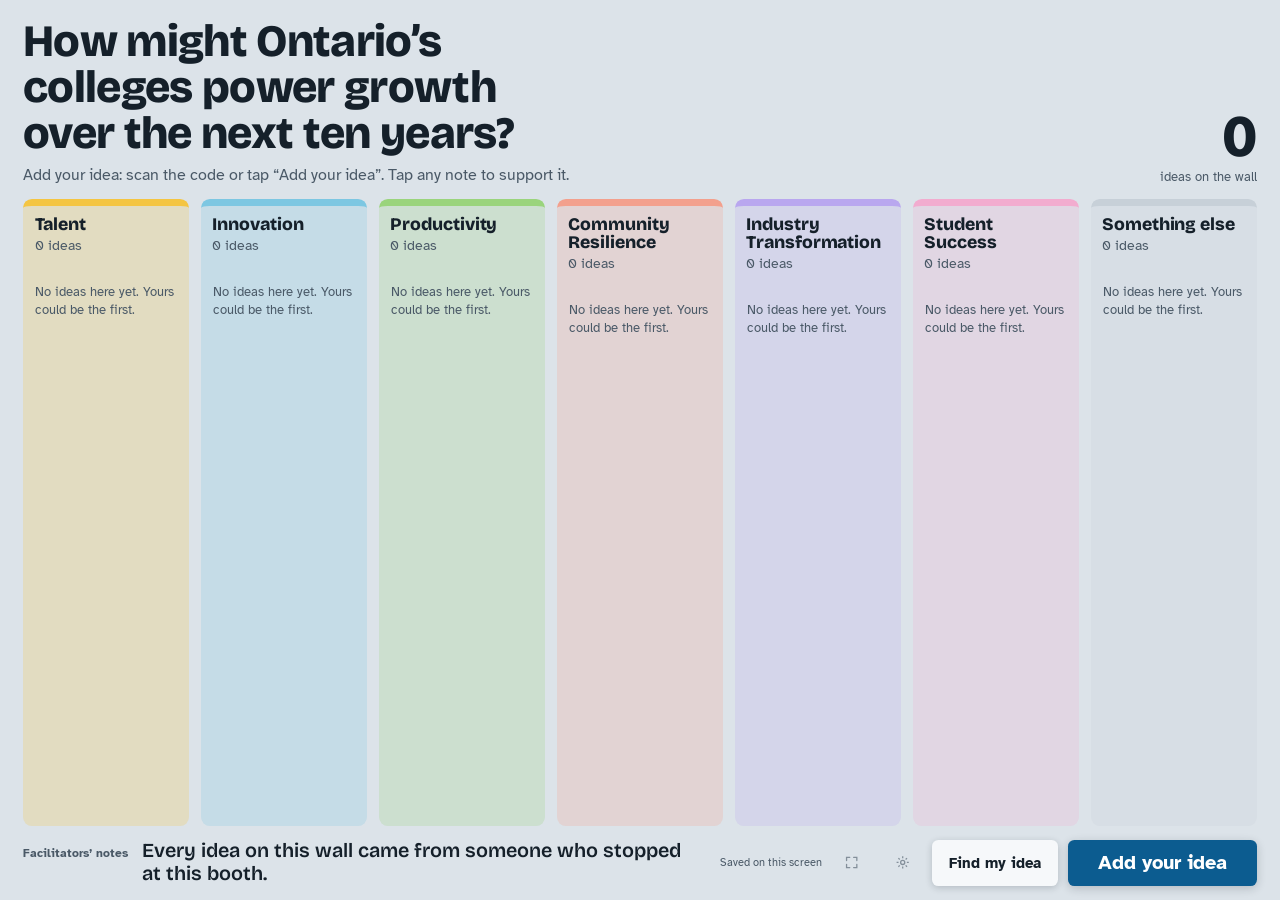
<file: reference/hub-edition.html>
<!doctype html>
<html lang="en">
<head>
<meta charset="utf-8">
<meta name="viewport" content="width=device-width, initial-scale=1, viewport-fit=cover">
<title>Live Idea Wall</title>
<link rel="preconnect" href="https://fonts.googleapis.com">
<link rel="preconnect" href="https://fonts.gstatic.com" crossorigin>
<link href="https://fonts.googleapis.com/css2?family=Atkinson+Hyperlegible:wght@400;700&family=Bricolage+Grotesque:opsz,wght@12..96,600;12..96,800&display=swap" rel="stylesheet">
<style>
:root{
  --wall:#DCE3E9; --surface:#F6F8FA; --ink:#15202A; --ink-2:#4A5967; --rule:#B4C1CB;
  --accent:#0C5C90; --accent-ink:#FFFFFF; --note-ink:#15202A; --scrim:rgba(12,20,28,.55);
  --shadow:0 .12em .5em rgba(21,32,42,.20);
  --display:"Bricolage Grotesque","Segoe UI Variable Display","Segoe UI",system-ui,sans-serif;
  --body:"Atkinson Hyperlegible","Segoe UI",system-ui,sans-serif;
  --u:max(min(1vw,1.78vh),7px);
  color-scheme:light;
}
@media (prefers-color-scheme:dark){
  :root:not([data-theme="light"]){
    --wall:#17202A; --surface:#212C37; --ink:#E7EDF2; --ink-2:#A3B2BF; --rule:#384653;
    --accent:#5CB3EA; --accent-ink:#0A1D2B; --scrim:rgba(0,0,0,.6); --shadow:0 .12em .6em rgba(0,0,0,.5);
    color-scheme:dark;
  }
}
:root[data-theme="dark"]{
  --wall:#17202A; --surface:#212C37; --ink:#E7EDF2; --ink-2:#A3B2BF; --rule:#384653;
  --accent:#5CB3EA; --accent-ink:#0A1D2B; --scrim:rgba(0,0,0,.6); --shadow:0 .12em .6em rgba(0,0,0,.5);
  color-scheme:dark;
}
:root{box-sizing:border-box;padding-top:env(safe-area-inset-top,0px);padding-bottom:env(safe-area-inset-bottom,0px)}
*,*::before,*::after{box-sizing:inherit}
html{height:100%;scroll-padding-top:env(safe-area-inset-top,0px)}
body{margin:0;height:100%;background:var(--wall);color:var(--ink);font-family:var(--body);overflow:hidden;-webkit-user-select:none;user-select:none;-webkit-tap-highlight-color:transparent}
[hidden]{display:none!important}
button{font:inherit;color:inherit;cursor:pointer}
button:focus-visible,input:focus-visible,textarea:focus-visible,label:focus-within{outline:3px solid var(--accent);outline-offset:2px}

#app{height:100%;display:grid;grid-template-rows:auto minmax(0,1fr) auto;gap:calc(var(--u)*1.1);padding:calc(var(--u)*1.5) calc(var(--u)*1.8) calc(var(--u)*1.1)}

/* Header */
header{display:grid;grid-template-columns:minmax(0,1fr) auto;align-items:end;gap:calc(var(--u)*3)}
.facil-strip{grid-column:1/-1;display:flex;align-items:center;gap:1em;background:var(--ink);color:var(--wall);border-radius:.4em;padding:.45em .9em;font-size:max(14px,calc(var(--u)*1));font-weight:700}
.facil-strip span{flex:1}
.facil-strip button{background:var(--wall);color:var(--ink);border:0;border-radius:.35em;padding:.3em .8em;font-weight:700}
h1{font-family:var(--display);font-weight:800;font-size:max(26px,calc(var(--u)*3.5));line-height:1.02;letter-spacing:-.015em;margin:0;max-width:24ch;text-wrap:balance}
.lede{margin:.55em 0 0;font-size:max(15px,calc(var(--u)*1.25));color:var(--ink-2)}
.stats{display:flex;gap:calc(var(--u)*2.4);text-align:right}
.stat b{display:block;font-family:var(--display);font-weight:800;font-size:max(30px,calc(var(--u)*4.6));line-height:.9;font-variant-numeric:tabular-nums}
.stat small{display:block;margin-top:.35em;font-size:max(13px,calc(var(--u)*1.05));color:var(--ink-2)}

/* Board */
#board{display:grid;grid-template-columns:repeat(var(--cols,7),minmax(0,1fr));gap:calc(var(--u)*.9);min-height:0}
.col{--c:#ccc;display:flex;flex-direction:column;min-height:0;border-radius:calc(var(--u)*.7);background:color-mix(in srgb,var(--c) 24%,var(--wall));border-top:calc(var(--u)*.55) solid var(--c);transition:box-shadow .15s}
.col.drop{box-shadow:0 0 0 4px var(--accent) inset}
.col-head{display:flex;flex-direction:column;gap:.15em;padding:calc(var(--u)*.75) calc(var(--u)*.9) calc(var(--u)*.6)}
.col-head h2{margin:0;font-family:var(--display);font-weight:800;font-size:max(15px,calc(var(--u)*1.38));line-height:1.05;letter-spacing:-.005em}
.col-head span{font-size:max(13px,calc(var(--u)*1.1));color:var(--ink-2);font-variant-numeric:tabular-nums;white-space:nowrap}
.list{position:relative;flex:1;min-height:0;overflow:hidden;display:flex;flex-direction:column;gap:calc(var(--u)*.7);padding:calc(var(--u)*.2) calc(var(--u)*.75) calc(var(--u)*.75)}
.empty-col{color:var(--ink-2);font-size:max(13px,calc(var(--u)*1.05));padding:.4em .2em;line-height:1.35}
.more{position:absolute;left:calc(var(--u)*.75);right:calc(var(--u)*.75);bottom:calc(var(--u)*.6);text-align:center;font-weight:700;font-size:max(13px,calc(var(--u)*1.05));background:var(--surface);color:var(--ink);border-radius:999px;padding:.35em .6em;box-shadow:var(--shadow)}

/* Notes */
.note{--nf:max(13px,calc(var(--u)*1.12));position:relative;flex:none;background:var(--c);color:var(--note-ink);border-radius:calc(var(--u)*.35);padding:calc(var(--u)*.8) calc(var(--u)*.85) calc(var(--u)*.65);font-size:var(--nf);line-height:1.28;box-shadow:var(--shadow);touch-action:none;cursor:grab}
.note.stacked{box-shadow:var(--shadow),.32em .32em 0 -.05em color-mix(in srgb,var(--c) 78%,#15202A),.62em .62em 0 -.1em color-mix(in srgb,var(--c) 62%,#15202A);margin-right:.62em;margin-bottom:.5em}
.note .txt{margin:0;display:-webkit-box;-webkit-line-clamp:5;-webkit-box-orient:vertical;overflow:hidden;overflow-wrap:anywhere}
.note .by{margin:.4em 0 0;font-size:.78em;font-weight:700;opacity:.82;white-space:nowrap;overflow:hidden;text-overflow:ellipsis}
.note .meta{display:flex;justify-content:space-between;align-items:center;gap:.5em;margin-top:.5em;font-size:.72em}
.note .tag{opacity:.75;white-space:nowrap;overflow:hidden;text-overflow:ellipsis}
.depth{position:absolute;top:-.55em;right:-.55em;background:var(--note-ink);color:#fff;font-family:var(--display);font-weight:800;font-size:1.05em;line-height:1;padding:.32em .45em;border-radius:999px;box-shadow:var(--shadow)}
.dots{display:inline-flex;align-items:center;gap:.22em;min-height:.6em}
.dots i{width:.55em;height:.55em;border-radius:50%;background:var(--note-ink);display:block}
.dots em{font-style:normal;font-weight:700;margin-left:.15em}
.note.arrive{animation:arrive 1.1s cubic-bezier(.2,.9,.3,1.2) both;outline:.25em solid var(--note-ink);outline-offset:.18em}
.note.lifted{opacity:.3}
.note.ghost{position:fixed;left:0;top:0;z-index:50;pointer-events:none;opacity:.95;transform-origin:center;box-shadow:0 1em 2.5em rgba(0,0,0,.35);rotate:-2deg;cursor:grabbing}
.note.target{outline:.25em dashed var(--note-ink);outline-offset:.15em}
@keyframes arrive{0%{transform:translateY(-1.2em) scale(.85);opacity:0}100%{transform:none;opacity:1}}
body.dense1 .note{--nf:max(12px,calc(var(--u)*.98))} body.dense1 .note .txt{-webkit-line-clamp:4}
body.dense2 .note{--nf:max(11px,calc(var(--u)*.86));padding:calc(var(--u)*.55) calc(var(--u)*.65) calc(var(--u)*.5)} body.dense2 .note .txt{-webkit-line-clamp:3} body.dense2 .note .by{display:none}

/* Footer */
footer{display:grid;grid-template-columns:minmax(0,1fr) auto;align-items:center;gap:calc(var(--u)*2)}
.ticker{display:flex;align-items:baseline;gap:.9em;min-width:0}
.ticker small{flex:none;font-size:max(12px,calc(var(--u)*.95));color:var(--ink-2);font-weight:700}
.ticker p{margin:0;font-family:var(--display);font-weight:600;font-size:max(16px,calc(var(--u)*1.55));line-height:1.15;transition:opacity .5s;overflow:hidden;text-overflow:ellipsis;display:-webkit-box;-webkit-line-clamp:2;-webkit-box-orient:vertical}
.ticker p.fade{opacity:0}
.actions{display:flex;align-items:center;gap:calc(var(--u)*.8)}
.btn{border:0;border-radius:calc(var(--u)*.5);min-height:max(46px,calc(var(--u)*3.6));padding:0 1.1em;font-weight:700;font-size:max(15px,calc(var(--u)*1.2));background:var(--surface);color:var(--ink);box-shadow:var(--shadow)}
.btn.primary{background:var(--accent);color:var(--accent-ink);font-size:max(17px,calc(var(--u)*1.55));padding:0 1.5em}
.btn.quiet{background:transparent;box-shadow:none;border:2px solid var(--rule)}
.btn:disabled{opacity:.45;cursor:default}
.iconbtn{border:0;background:transparent;color:var(--ink-2);width:max(40px,calc(var(--u)*3));height:max(40px,calc(var(--u)*3));border-radius:50%;display:grid;place-items:center;opacity:.6}
.iconbtn svg{width:55%;height:55%}
.sync{font-size:max(11px,calc(var(--u)*.85));color:var(--ink-2);white-space:nowrap}

/* Summary state */
#summary{display:grid;grid-template-columns:minmax(0,1.35fr) minmax(0,1fr);grid-template-rows:minmax(0,1fr) auto;gap:calc(var(--u)*1.4);min-height:0}
.synth{background:var(--surface);border-radius:calc(var(--u)*.8);padding:calc(var(--u)*2) calc(var(--u)*2.4);overflow:hidden;box-shadow:var(--shadow)}
.synth h2,.top h2{margin:0 0 .6em;font-family:var(--display);font-weight:800;font-size:max(18px,calc(var(--u)*1.7))}
.synth p{margin:0 0 .7em;font-size:max(17px,calc(var(--u)*1.75));line-height:1.38;max-width:52ch}
.synth p.placeholder{color:var(--ink-2);font-style:italic}
.top{display:flex;flex-direction:column;min-height:0;overflow:hidden}.top-list{flex:1}
.top .note{cursor:default}
.tiles{grid-column:1/-1;display:grid;grid-template-columns:repeat(var(--cols,6),minmax(0,1fr));gap:calc(var(--u)*.9)}
.tile{--c:#ccc;background:color-mix(in srgb,var(--c) 30%,var(--wall));border-top:calc(var(--u)*.5) solid var(--c);border-radius:calc(var(--u)*.6);padding:calc(var(--u)*.8) calc(var(--u)*.9)}
.tile h3{margin:0;font-family:var(--display);font-weight:800;font-size:max(14px,calc(var(--u)*1.2))}
.tile small{display:block;color:var(--ink-2);font-size:max(12px,calc(var(--u)*.95));margin:.2em 0 .5em}
.tile p{margin:0;font-size:max(13px,calc(var(--u)*1.05));line-height:1.3;display:-webkit-box;-webkit-line-clamp:4;-webkit-box-orient:vertical;overflow:hidden}

/* Sheets */
.scrim{position:fixed;inset:0;z-index:40;background:var(--scrim);display:grid;place-items:center;padding:calc(env(safe-area-inset-top,0px) + 16px) 16px calc(env(safe-area-inset-bottom,0px) + 16px)}
.sheet{width:min(94vw,max(560px,48vw));max-height:100%;overflow:auto;background:var(--surface);color:var(--ink);border-radius:calc(var(--u)*.9);padding:calc(var(--u)*2) calc(var(--u)*2.2);box-shadow:0 1.5em 4em rgba(0,0,0,.35);font-size:max(16px,calc(var(--u)*1.2));-webkit-user-select:text;user-select:text;position:relative}
.sheet.wide{width:min(96vw,max(640px,60vw))}
.sheet h2{margin:0 0 .7em;font-family:var(--display);font-weight:800;font-size:1.7em;line-height:1.1}
.sheet h3{margin:1.4em 0 .5em;font-size:1em}
.sheet p.help{margin:.3em 0 0;color:var(--ink-2);font-size:.85em;line-height:1.4}
.sheet textarea,.sheet input[type=text],.sheet input[type=password],.sheet input[type=search]{width:100%;font:inherit;color:var(--ink);background:var(--wall);border:2px solid var(--rule);border-radius:.4em;padding:.6em .7em}
.sheet textarea{min-height:5.5em;resize:vertical;line-height:1.35}
.close{position:absolute;top:.6em;right:.6em}
.row{display:flex;flex-wrap:wrap;gap:.6em;align-items:center;margin-top:1em}
.row.end{justify-content:flex-end}
.chips{display:flex;flex-wrap:wrap;gap:.5em;margin-top:.5em}
.chip{--c:#ccc;border:2px solid transparent;background:color-mix(in srgb,var(--c) 55%,var(--surface));color:var(--ink);border-radius:999px;padding:.5em 1em;font-weight:700;min-height:2.6em}
.chip[aria-pressed="true"]{background:var(--c);color:var(--note-ink);border-color:var(--note-ink)}
.counter{font-size:.8em;color:var(--ink-2);text-align:right;margin-top:.25em}
.counter.over{color:#B3261E;font-weight:700}
.quote{border-left:.3em solid var(--c,#999);padding:.3em .8em;margin:0 0 1em;color:var(--ink-2)}
.detail-strip{height:.5em;border-radius:.3em;background:var(--c);margin:-.4em 2.6em 1em 0}
.detail-text{font-size:1.45em;line-height:1.3;margin:0}
.members{list-style:none;padding:0;margin:.4em 0 0;display:grid;gap:.5em}
.members li{background:var(--wall);border-radius:.4em;padding:.6em .8em;display:flex;gap:.8em;justify-content:space-between;align-items:center}
.members li span{flex:1}
.members small{display:block;color:var(--ink-2);margin-top:.2em}
.results{list-style:none;padding:0;margin:1em 0 0;display:grid;gap:.45em}
.results button{width:100%;text-align:left;border:0;background:var(--wall);border-left:.4em solid var(--c);border-radius:.35em;padding:.6em .8em}
.results small{display:block;color:var(--ink-2);margin-top:.15em}
.panel-grid{display:grid;grid-template-columns:repeat(auto-fit,minmax(min(100%,22em),1fr));gap:0 2em}
.switch{display:flex;align-items:center;gap:.6em;margin-top:.6em}
.switch input{width:1.4em;height:1.4em}
.filebtn{position:relative;overflow:hidden;display:inline-grid;place-items:center}
.filebtn input{position:absolute;inset:0;opacity:0;cursor:pointer}
.msg{margin-top:.6em;font-size:.85em;color:var(--ink-2);min-height:1.2em}
.toast{position:fixed;left:50%;bottom:calc(env(safe-area-inset-bottom,0px) + 6vh);translate:-50% 0;z-index:60;background:var(--ink);color:var(--wall);padding:.8em 1.3em;border-radius:.6em;font-weight:700;font-size:max(16px,calc(var(--u)*1.4));box-shadow:0 1em 3em rgba(0,0,0,.35);max-width:90vw;text-align:center}
.pin{letter-spacing:.4em;font-size:1.6em!important;text-align:center}

@media (max-width:760px){
  body{overflow:auto}
  #app{height:auto;min-height:100%}
  header{grid-template-columns:1fr}
  .stats{text-align:left}
  #board{grid-template-columns:none;grid-auto-flow:column;grid-auto-columns:78vw;overflow-x:auto;height:72vh}
  footer{grid-template-columns:1fr}
  #summary{grid-template-columns:1fr}
  .tiles{grid-template-columns:repeat(2,minmax(0,1fr))}
}
@media (prefers-reduced-motion:reduce){.note.arrive{animation:none}.ticker p{transition:none}}
</style>
</head>
<body>
<div id="app">
  <header>
    <div class="facil-strip" id="facilStrip" hidden>
      <span>Facilitator mode. Drag one note onto another to stack them; tap a note to hide, split or move it.</span>
      <button id="openPanel">Facilitator panel</button>
      <button id="exitFacil">Exit</button>
    </div>
    <div>
      <h1>How might Ontario’s colleges power growth over the next ten years?</h1>
      <p class="lede" id="lede">Add your idea: scan the code or tap “Add your idea”. Tap any note to support it.</p>
    </div>
    <div class="stats">
      <div class="stat"><b id="statTotal">0</b><small>ideas on the wall</small></div>
      <div class="stat" id="statTodayWrap" hidden><b id="statToday">0</b><small>added today</small></div>
    </div>
  </header>

  <main id="board" aria-label="Ideas by opportunity area"></main>
  <main id="summary" hidden aria-label="Closing summary"></main>

  <footer>
    <div class="ticker" aria-live="polite"><small>Facilitators’ notes</small><p id="ticker"></p></div>
    <div class="actions">
      <span class="sync" id="sync">Saved on this screen</span>
      <button class="iconbtn" id="fsBtn" aria-label="Full screen"><svg viewBox="0 0 24 24" fill="none" stroke="currentColor" stroke-width="2" stroke-linecap="round"><path d="M4 9V4h5M20 9V4h-5M4 15v5h5M20 15v5h-5"/></svg></button>
      <button class="iconbtn" id="gearBtn" aria-label="Facilitator controls"><svg viewBox="0 0 24 24" fill="none" stroke="currentColor" stroke-width="2"><circle cx="12" cy="12" r="3.2"/><path d="M12 2.5v3M12 18.5v3M2.5 12h3M18.5 12h3M5.3 5.3l2.1 2.1M16.6 16.6l2.1 2.1M5.3 18.7l2.1-2.1M16.6 7.4l2.1-2.1"/></svg></button>
      <button class="btn" id="findBtn">Find my idea</button>
      <button class="btn primary" id="addBtn">Add your idea</button>
    </div>
  </footer>
</div>

<div class="scrim" id="scrim" hidden><div class="sheet" id="sheet" role="dialog" aria-modal="true"></div></div>
<div class="toast" id="toast" hidden></div>

<script>
"use strict";
/* ---------- Configuration ---------- */
const AREAS = [
  {key:"talent",      name:"Talent",                  short:"Talent",       color:"#F4C542"},
  {key:"innovation",  name:"Innovation",              short:"Innovation",   color:"#7DC7E2"},
  {key:"productivity",name:"Productivity",            short:"Productivity", color:"#9AD47C"},
  {key:"community",   name:"Community Resilience",    short:"Community",    color:"#F3A08D"},
  {key:"industry",    name:"Industry Transformation", short:"Industry",     color:"#B9A7EF"},
  {key:"students",    name:"Student Success",         short:"Students",     color:"#F2ACCF"},
  {key:"other",       name:"Something else",          short:"Other",        color:"#C7D0D8"}
];
const AREA = Object.fromEntries(AREAS.map(a => [a.key, a]));
const LS_KEY = "ideawall:hub:v1";
const FRESH_MS = 120000;       // new ideas sit at the top of their column for 2 minutes
const VOTE_COOLDOWN = 30000;   // one support per idea per screen every 30 s
const FACIL_IDLE = 10 * 60000; // facilitator mode closes itself after 10 idle minutes
const DEFAULT_NOTES = [
  "Every idea on this wall came from someone who stopped at this booth.",
  "Tap any note to read it in full, support it, or build on it.",
  "Think an idea belongs somewhere else? Drag it to that area."
];

/* ---------- State ---------- */
const S = { ideas:{}, settings:{ notes:DEFAULT_NOTES.slice(), summary:"", showOther:true, view:"wall", pin:"1967" } };
let pending = new Set();          // ids changed locally and not yet confirmed in the shared store
let db = null, dbLive = false, firstSnap = true;
let facil = false, lastTouch = Date.now();
const fresh = new Map();          // id -> time it appeared on this screen
const lastVote = {};
let drag = null, renderQueued = false;

function load(){
  try{
    const raw = JSON.parse(localStorage.getItem(LS_KEY) || "null");
    if(raw){ S.ideas = raw.ideas || {}; Object.assign(S.settings, raw.settings || {}); pending = new Set(raw.pending || []); }
  }catch(e){}
}
function save(){
  try{ localStorage.setItem(LS_KEY, JSON.stringify({ideas:S.ideas, settings:S.settings, pending:[...pending]})); }catch(e){}
}
const uid = () => Date.now().toString(36) + Math.random().toString(36).slice(2,7);
const $ = s => document.querySelector(s);
const esc = s => String(s ?? "").replace(/[&<>"']/g, c => ({"&":"&amp;","<":"&lt;",">":"&gt;",'"':"&quot;","'":"&#39;"}[c]));

/* ---------- Shared store (claude.ai db) with local fallback ---------- */
const queues = {};
function dbWrite(key, fn){
  queues[key] = (queues[key] || Promise.resolve()).then(fn).catch(() => {});
  return queues[key];
}
function cleanIdea(i){
  return {text:i.text, area:i.area, name:i.name||"", ts:i.ts, votes:i.votes||0, hidden:!!i.hidden,
          parent:i.parent||null, solo:!!i.solo, sample:!!i.sample, src:i.src||"hub"};
}
function pushIdea(id){
  pending.add(id); save();
  if(!db || !dbLive) return;
  dbWrite(id, async () => {
    const i = S.ideas[id];
    if(i) await db.collection("ideas").doc(id).set(cleanIdea(i));
    else await db.collection("ideas").doc(id).delete();
    pending.delete(id); save();
  });
}
function putIdea(idea){ S.ideas[idea.id] = idea; fresh.set(idea.id, Date.now()); pushIdea(idea.id); render(); }
function patchIdea(id, patch){ if(!S.ideas[id]) return; Object.assign(S.ideas[id], patch); pushIdea(id); render(); }
function removeIdea(id){ delete S.ideas[id]; pushIdea(id); render(); }

let settingsTimer = null;
function saveSettings(){
  save(); render();
  if(!db || !dbLive) return;
  clearTimeout(settingsTimer);
  settingsTimer = setTimeout(() => dbWrite("__settings", () => db.doc("wall/settings").set({...S.settings})), 500);
}

function setSync(text){ $("#sync").textContent = text; }

async function connectStore(){
  if(!window.claude || typeof window.claude.use !== "function") return;
  let d = null;
  try{ d = await window.claude.use("db"); }catch(e){ d = null; }
  if(!d) return;
  db = d;
  db.collection("ideas").onSnapshot(snap => {
    const remote = {};
    snap.docs.forEach(doc => { if(doc.exists) remote[doc.id] = {...doc.data(), id:doc.id}; });
    if(firstSnap){
      // Anything created on this screen before the shared wall connected gets uploaded.
      for(const id in S.ideas) if(!remote[id]) pending.add(id);
    } else {
      for(const id in remote) if(!S.ideas[id]) fresh.set(id, Date.now());
    }
    for(const id of pending){ if(S.ideas[id]) remote[id] = S.ideas[id]; else delete remote[id]; }
    S.ideas = remote;
    const wasFirst = firstSnap; firstSnap = false; dbLive = true;
    save(); setSync("Live: shared wall"); render();
    if(wasFirst) for(const id of [...pending]) pushIdea(id);
  }, () => { dbLive = false; setSync("Saved on this screen"); });
  db.doc("wall/settings").onSnapshot(s => {
    if(s.exists){ Object.assign(S.settings, s.data()); save(); render(); }
  }, () => {});
}

/* ---------- Clustering ---------- */
const STOP = new Set(("the and for with that this from into more their they them have will about colleges college ontario should could would than then what which where while also just like make need needs most other over such very each every through across between being been were your ours want more help create build year years next ten growth power").split(" "));
function toks(t){
  return new Set(String(t||"").toLowerCase().replace(/[’']/g,"").split(/[^a-z0-9]+/)
    .filter(w => w.length > 3 && !STOP.has(w)).map(w => w.replace(/(able|ing|ed|es|s)$/,"")));
}
function sim(a,b){
  let n = 0; for(const w of a) if(b.has(w)) n++;
  if(n < 2) return 0;
  const overlap = n / Math.min(a.size, b.size), jac = n / (a.size + b.size - n);
  return (n >= 3 && overlap >= 0.5) || jac >= 0.4;
}
function buildStacks(){
  const vis = Object.values(S.ideas).filter(i => !i.hidden).sort((a,b) => a.ts - b.ts);
  const stacks = new Map(), rootOf = {}, tk = {};
  for(const i of vis.filter(i => !i.parent)){
    tk[i.id] = toks(i.text);
    let hit = null;
    if(!i.solo) for(const s of stacks.values()){
      if(s.area === i.area && sim(tk[i.id], tk[s.root.id])){ hit = s; break; }
    }
    if(hit){ hit.members.push(i); rootOf[i.id] = hit.root.id; }
    else { stacks.set(i.id, {root:i, area:i.area, members:[i]}); rootOf[i.id] = i.id; }
  }
  let rest = vis.filter(i => i.parent), moved = true;
  while(rest.length && moved){
    moved = false; const next = [];
    for(const i of rest){
      const r = rootOf[i.parent];
      if(r){ stacks.get(r).members.push(i); rootOf[i.id] = r; moved = true; } else next.push(i);
    }
    rest = next;
  }
  for(const i of rest){ stacks.set(i.id, {root:i, area:i.area, members:[i]}); rootOf[i.id] = i.id; }
  const now = Date.now();
  for(const s of stacks.values()){
    s.size = s.members.length;
    s.support = s.members.reduce((n,m) => n + (m.votes||0), 0);
    s.latest = Math.max(...s.members.map(m => m.ts||0));
    s.freshAt = Math.max(0, ...s.members.map(m => fresh.get(m.id) || 0));
    s.isFresh = now - s.freshAt < FRESH_MS;
    if(!AREA[s.area]) s.area = "other";
  }
  return {stacks, rootOf, visible:vis.length};
}
function rank(a,b){
  if(a.isFresh !== b.isFresh) return a.isFresh ? -1 : 1;
  if(a.isFresh) return b.freshAt - a.freshAt;
  return (b.support - a.support) || (b.size - a.size) || (b.latest - a.latest);
}

/* ---------- Rendering ---------- */
function dotsHTML(n){
  const k = Math.min(n, 10);
  let h = '<span class="dots" aria-label="' + n + ' supporters">';
  for(let i=0;i<k;i++) h += "<i></i>";
  if(n > 10) h += "<em>+</em>";
  return h + "</span>";
}
function noteEl(s){
  const a = AREA[s.area];
  const el = document.createElement("div");
  el.className = "note" + (s.size > 1 ? " stacked" : "");
  el.style.setProperty("--c", a.color);
  el.dataset.id = s.root.id; el.dataset.size = s.size; el.dataset.area = s.area;
  el.setAttribute("role","button"); el.tabIndex = 0;
  const by = s.root.name ? s.root.name : (s.size > 1 ? s.size + " people said this" : "");
  el.innerHTML = (s.size > 1 ? '<span class="depth">×' + s.size + '</span>' : "") +
    '<p class="txt">' + esc(s.root.text) + '</p>' +
    (by ? '<p class="by">' + esc(by) + '</p>' : "") +
    '<div class="meta">' + dotsHTML(s.support) + '<span class="tag">' + esc(s.root.sample ? "Sample idea" : a.short) + '</span></div>';
  if(Date.now() - s.freshAt < 9000) el.classList.add("arrive");
  return el;
}
function render(){
  if(renderQueued) return;
  renderQueued = true;
  requestAnimationFrame(() => { renderQueued = false; if(drag && drag.moving) { render(); return; } doRender(); });
}
let lastModel = null;
function doRender(){
  const model = buildStacks(); lastModel = model;
  const all = Object.values(S.ideas).filter(i => !i.hidden);
  const midnight = new Date(); midnight.setHours(0,0,0,0);
  const today = all.filter(i => i.ts >= midnight.getTime()).length;
  $("#statTotal").textContent = all.length;
  $("#statToday").textContent = today;
  $("#statTodayWrap").hidden = !(today > 0 && today < all.length);

  const areas = AREAS.filter(a => a.key !== "other" || S.settings.showOther);
  const summaryMode = S.settings.view === "summary";
  $("#board").hidden = summaryMode; $("#summary").hidden = !summaryMode;
  $("#lede").textContent = summaryMode
    ? "What delegates told us over two days, sorted by the six opportunity areas."
    : "Add your idea: scan the code or tap “Add your idea”. Tap any note to support it.";

  const stacks = [...model.stacks.values()];
  document.body.classList.toggle("dense1", stacks.length > 42 && stacks.length <= 100);
  document.body.classList.toggle("dense2", stacks.length > 100);

  if(summaryMode){ renderSummary(stacks, areas); return; }

  const board = $("#board");
  board.style.setProperty("--cols", areas.length);
  board.innerHTML = "";
  for(const a of areas){
    const mine = stacks.filter(s => s.area === a.key).sort(rank);
    const count = mine.reduce((n,s) => n + s.size, 0);
    const col = document.createElement("section");
    col.className = "col"; col.dataset.area = a.key; col.style.setProperty("--c", a.color);
    col.innerHTML = '<div class="col-head"><h2>' + esc(a.name) + '</h2><span>' + count + (count === 1 ? " idea" : " ideas") + '</span></div><div class="list"></div>';
    const list = col.querySelector(".list");
    if(!mine.length){
      const e = document.createElement("p"); e.className = "empty-col";
      e.textContent = "No ideas here yet. Yours could be the first.";
      list.append(e);
    }
    mine.forEach(s => list.append(noteEl(s)));
    const more = document.createElement("div"); more.className = "more"; more.hidden = true;
    list.append(more);
    board.append(col);
  }
  capColumns();
}
function capColumns(){
  document.querySelectorAll("#board .list").forEach(list => {
    const notes = [...list.querySelectorAll(".note")];
    const more = list.querySelector(".more");
    notes.forEach(n => n.hidden = false); more.hidden = true;
    const limit = list.clientHeight;
    let hiddenIdeas = 0, cut = false;
    for(const n of notes){
      if(!cut && n.offsetTop + n.offsetHeight + 4 > limit) cut = true;
      if(cut){ n.hidden = true; hiddenIdeas += +n.dataset.size; }
    }
    if(cut){
      more.hidden = false;
      more.textContent = "+" + hiddenIdeas + " more";
      const room = limit - more.offsetHeight - 14;
      const shown = notes.filter(n => !n.hidden);
      while(shown.length > 1){
        const last = shown[shown.length-1];
        if(last.offsetTop + last.offsetHeight <= room) break;
        last.hidden = true; hiddenIdeas += +last.dataset.size; shown.pop();
      }
      more.textContent = "+" + hiddenIdeas + " more";
    }
  });
}
function renderSummary(stacks, areas){
  const el = $("#summary");
  const six = areas.filter(a => a.key !== "other");
  const paras = String(S.settings.summary || "").split(/\n\s*\n|\n/).map(p => p.trim()).filter(Boolean);
  const top = stacks.slice().sort((a,b) => (b.support - a.support) || (b.size - a.size)).slice(0,5);
  let h = '<section class="synth"><h2>What we heard</h2>';
  h += paras.length ? paras.map(p => '<p>' + esc(p) + '</p>').join("")
                    : '<p class="placeholder">The facilitators’ closing synthesis appears here. Write it in the facilitator panel.</p>';
  h += '</section><section class="top"><h2>Most supported ideas</h2><div class="top-list"></div></section><div class="tiles" style="--cols:' + six.length + '">';
  for(const a of six){
    const mine = stacks.filter(s => s.area === a.key);
    const count = mine.reduce((n,s) => n + s.size, 0);
    const best = mine.slice().sort((x,y) => (y.support - x.support) || (y.size - x.size))[0];
    h += '<div class="tile" style="--c:' + a.color + '"><h3>' + esc(a.name) + '</h3><small>' + count + (count === 1 ? " idea" : " ideas") +
         (best && best.size > 1 ? ", strongest theme said " + best.size + " times" : "") + '</small><p>' +
         (best ? esc(best.root.text) : "No ideas in this area.") + '</p></div>';
  }
  el.innerHTML = h + "</div>";
  const tl = el.querySelector(".top-list");
  tl.style.cssText = "display:flex;flex-direction:column;gap:calc(var(--u)*.7);min-height:0;overflow:hidden";
  top.forEach(s => { const n = noteEl(s); n.classList.remove("arrive"); tl.append(n); });
  if(!top.length) tl.innerHTML = '<p class="empty-col">No ideas yet.</p>';
  const lim = tl.getBoundingClientRect().bottom;
  [...tl.querySelectorAll(".note")].forEach(n => { if(n.getBoundingClientRect().bottom > lim + 1) n.hidden = true; });
}

/* ---------- Ticker ---------- */
let tickIdx = 0;
function tick(){
  const lines = (S.settings.notes || []).filter(Boolean);
  const p = $("#ticker");
  if(!lines.length){ p.textContent = ""; return; }
  p.classList.add("fade");
  setTimeout(() => { tickIdx = (tickIdx + 1) % lines.length; p.textContent = lines[tickIdx]; p.classList.remove("fade"); }, 500);
}

/* ---------- Sheets ---------- */
function openSheet(html, wide){
  const sh = $("#sheet");
  sh.className = "sheet" + (wide ? " wide" : "");
  sh.innerHTML = '<button class="iconbtn close" data-close aria-label="Close"><svg viewBox="0 0 24 24" fill="none" stroke="currentColor" stroke-width="2.4" stroke-linecap="round"><path d="M6 6l12 12M18 6L6 18"/></svg></button>' + html;
  $("#scrim").hidden = false;
  return sh;
}
function closeSheet(){ $("#scrim").hidden = true; $("#sheet").innerHTML = ""; }
$("#scrim").addEventListener("click", e => { if(e.target.id === "scrim" || e.target.closest("[data-close]")) closeSheet(); });
document.addEventListener("keydown", e => { if(e.key === "Escape" && !$("#scrim").hidden) closeSheet(); });

let toastTimer;
function toast(t){ const el = $("#toast"); el.textContent = t; el.hidden = false; clearTimeout(toastTimer); toastTimer = setTimeout(() => el.hidden = true, 4200); }

function areaChips(selected, name){
  return '<div class="chips" role="group" aria-label="Opportunity area">' + AREAS.map(a =>
    '<button type="button" class="chip" data-' + name + '="' + a.key + '" style="--c:' + a.color + '" aria-pressed="' + (a.key === selected) + '">' + esc(a.name) + '</button>').join("") + '</div>';
}

/* Add an idea */
function openAdd(opts = {}){
  const parent = opts.parent ? S.ideas[opts.parent] : null;
  let area = opts.area || (parent ? parent.area : "");
  const pa = parent ? AREA[parent.area] || AREA.other : null;
  const sh = openSheet(
    '<h2>' + (parent ? "Build on this idea" : "Add your idea") + '</h2>' +
    (parent ? '<p class="quote" style="--c:' + pa.color + '">“' + esc(parent.text) + '”</p>' : "") +
    '<label for="ideaText"><strong>' + (parent ? "Your response" : "Your idea") + '</strong></label>' +
    '<textarea id="ideaText" maxlength="280" placeholder="One idea, in a sentence or two"></textarea>' +
    '<div class="counter" id="ideaCount">0 / 200</div>' +
    '<h3>Which area does it belong to?</h3>' + areaChips(area, "pick") +
    '<h3><label for="ideaName">Your name and college (optional)</label></h3>' +
    '<input type="text" id="ideaName" maxlength="80" autocomplete="off" placeholder="Leave blank to post anonymously">' +
    '<div class="row end"><button class="btn quiet" data-close>Cancel</button><button class="btn primary" id="postBtn" disabled>Post to the wall</button></div>');
  const ta = sh.querySelector("#ideaText"), post = sh.querySelector("#postBtn"), cnt = sh.querySelector("#ideaCount");
  const sync = () => {
    const n = ta.value.trim().length;
    cnt.textContent = n + " / 200"; cnt.classList.toggle("over", n > 200);
    post.disabled = !(n >= 3 && area);
  };
  ta.addEventListener("input", sync);
  sh.querySelectorAll("[data-pick]").forEach(b => b.addEventListener("click", () => {
    area = b.dataset.pick;
    sh.querySelectorAll("[data-pick]").forEach(x => x.setAttribute("aria-pressed", x === b));
    sync();
  }));
  post.addEventListener("click", () => {
    const idea = {id:uid(), text:ta.value.trim().replace(/\s+/g," "), area, name:sh.querySelector("#ideaName").value.trim(),
                  ts:Date.now(), votes:0, hidden:false, parent:parent ? (lastModel?.rootOf[parent.id] || parent.id) : null, solo:false, src:"hub"};
    putIdea(idea); closeSheet();
    toast("Your idea is on the wall. Look for the outlined note in " + AREA[area].name + ".");
  });
  setTimeout(() => ta.focus(), 60);
}

/* Detail of a note or stack */
function openDetail(rootId){
  const m = lastModel || buildStacks();
  const s = m.stacks.get(rootId); if(!s) return;
  const a = AREA[s.area];
  const others = s.members.filter(x => x.id !== s.root.id);
  const cooling = Date.now() - (lastVote[rootId] || 0) < VOTE_COOLDOWN;
  let h = '<div class="detail-strip" style="--c:' + a.color + '"></div>' +
    '<p class="help" style="margin:0 0 .6em">' + esc(a.name) + (s.root.sample ? ", sample idea" : "") + '</p>' +
    '<p class="detail-text">' + esc(s.root.text) + '</p>' +
    (s.root.name ? '<p class="help" style="font-size:1em">' + esc(s.root.name) + '</p>' : "");
  if(others.length){
    h += '<h3>' + (others.length === 1 ? "One more person said something similar" : others.length + " more people said something similar") + '</h3><ul class="members">' +
      others.map(o => '<li><span>' + esc(o.text) + (o.name ? '<small>' + esc(o.name) + '</small>' : "") + '</span>' +
        (facil ? '<button class="btn quiet" data-split="' + o.id + '">Split out</button><button class="btn quiet" data-hide="' + o.id + '">Hide</button>' : "") + '</li>').join("") + '</ul>';
  }
  h += '<div class="row" style="justify-content:space-between"><span style="font-size:1.4em">' + dotsHTML(s.support) + '</span>' +
       '<span class="row" style="margin:0"><button class="btn" id="buildBtn">Build on this idea</button>' +
       '<button class="btn primary" id="voteBtn"' + (cooling ? " disabled" : "") + '>' + (cooling ? "Support counted" : "Support this idea") + '</button></span></div>';
  if(facil){
    h += '<h3>Facilitator</h3><p class="help">Move this ' + (s.size > 1 ? "stack" : "idea") + ' to another area:</p>' + areaChips(s.area, "move") +
      '<div class="row">' + (s.size > 1 ? '<button class="btn quiet" id="splitAll">Split the stack apart</button>' : "") +
      '<button class="btn quiet" id="hideRoot">Hide this idea</button>' +
      (s.size > 1 ? '<button class="btn quiet" id="hideAll">Hide the whole stack</button>' : "") + '</div>';
  }
  const sh = openSheet(h);
  sh.querySelector("#voteBtn").addEventListener("click", e => {
    lastVote[rootId] = Date.now();
    patchIdea(s.root.id, {votes:(S.ideas[s.root.id].votes||0) + 1});
    e.target.disabled = true; e.target.textContent = "Support counted";
    sh.querySelector(".dots").outerHTML = dotsHTML(s.support + 1);
  });
  sh.querySelector("#buildBtn").addEventListener("click", () => openAdd({parent:s.root.id}));
  if(!facil) return;
  sh.querySelectorAll("[data-move]").forEach(b => b.addEventListener("click", () => { moveStack(rootId, b.dataset.move); closeSheet(); }));
  sh.querySelectorAll("[data-split]").forEach(b => b.addEventListener("click", () => { patchIdea(b.dataset.split, {parent:null, solo:true}); openDetail(rootId); }));
  sh.querySelectorAll("[data-hide]").forEach(b => b.addEventListener("click", () => { patchIdea(b.dataset.hide, {hidden:true}); openDetail(rootId); }));
  sh.querySelector("#splitAll")?.addEventListener("click", () => { others.forEach(o => patchIdea(o.id, {parent:null, solo:true})); closeSheet(); toast("Stack split apart."); });
  sh.querySelector("#hideRoot").addEventListener("click", () => { patchIdea(s.root.id, {hidden:true}); closeSheet(); toast("Idea hidden. Restore it from the facilitator panel."); });
  sh.querySelector("#hideAll")?.addEventListener("click", () => { s.members.forEach(o => patchIdea(o.id, {hidden:true})); closeSheet(); toast("Stack hidden. Restore it from the facilitator panel."); });
}
function moveStack(rootId, area){
  const s = lastModel?.stacks.get(rootId); if(!s || s.area === area) return;
  s.members.forEach(m => patchIdea(m.id, {area, parent: m.id === rootId ? m.parent : (m.parent || rootId)}));
  fresh.set(rootId, Date.now());
  toast("Moved to " + AREA[area].name + ".");
}
function mergeStacks(fromRoot, toRoot){
  const from = lastModel?.stacks.get(fromRoot), to = lastModel?.stacks.get(toRoot);
  if(!from || !to) return;
  from.members.forEach(m => patchIdea(m.id, {parent:toRoot, area:to.area, solo:false}));
  fresh.set(toRoot, Date.now());
  toast("Stacked. Tap the stack to split it again.");
}

/* Find my idea */
function openFind(){
  const sh = openSheet('<h2>Find my idea</h2><input type="search" id="findQ" placeholder="Type a word from your idea, or your name" autocomplete="off"><ul class="results" id="findR"></ul>');
  const q = sh.querySelector("#findQ"), out = sh.querySelector("#findR");
  const run = () => {
    const t = q.value.trim().toLowerCase();
    if(t.length < 2){ out.innerHTML = '<li class="help">Results appear as you type.</li>'; return; }
    const hits = Object.values(S.ideas).filter(i => !i.hidden && (i.text.toLowerCase().includes(t) || (i.name||"").toLowerCase().includes(t))).slice(0,20);
    out.innerHTML = hits.length ? hits.map(i => {
      const a = AREA[i.area] || AREA.other;
      return '<li><button data-open="' + i.id + '" style="--c:' + a.color + '">' + esc(i.text) + '<small>' + esc(a.name) + (i.name ? ", " + esc(i.name) : "") + '</small></button></li>';
    }).join("") : '<li class="help">No ideas match that yet.</li>';
  };
  q.addEventListener("input", run); run();
  out.addEventListener("click", e => {
    const b = e.target.closest("[data-open]"); if(!b) return;
    const root = lastModel?.rootOf[b.dataset.open] || b.dataset.open;
    fresh.set(root, Date.now()); render(); openDetail(root);
  });
  setTimeout(() => q.focus(), 60);
}

/* ---------- Facilitator ---------- */
function openPin(){
  const sh = openSheet('<h2>Facilitator controls</h2><label for="pinIn">Enter the facilitator PIN</label><input type="password" inputmode="numeric" id="pinIn" class="pin" maxlength="8" autocomplete="off"><div class="msg" id="pinMsg"></div><div class="row end"><button class="btn quiet" data-close>Cancel</button><button class="btn primary" id="pinGo">Unlock</button></div>');
  const inp = sh.querySelector("#pinIn");
  const go = () => {
    if(inp.value === String(S.settings.pin || "1967")){ enterFacil(); openPanel(); }
    else { sh.querySelector("#pinMsg").textContent = "That PIN didn’t match. Try again."; inp.value = ""; inp.focus(); }
  };
  sh.querySelector("#pinGo").addEventListener("click", go);
  inp.addEventListener("keydown", e => { if(e.key === "Enter") go(); });
  setTimeout(() => inp.focus(), 60);
}
function enterFacil(){ facil = true; lastTouch = Date.now(); document.body.classList.add("facil"); $("#facilStrip").hidden = false; }
function exitFacil(){ facil = false; document.body.classList.remove("facil"); $("#facilStrip").hidden = true; closeSheet(); }

function openPanel(){
  const st = S.settings;
  const hidden = Object.values(S.ideas).filter(i => i.hidden).sort((a,b) => b.ts - a.ts);
  const samples = Object.values(S.ideas).some(i => i.sample);
  const sh = openSheet(
    '<h2>Facilitator panel</h2>' +
    '<p class="help">' + (dbLive ? "Changes save to the shared wall, so every screen showing this page updates." : "Changes save on this screen only. Save a backup before ending a session on the Hub.") + '</p>' +
    '<div class="panel-grid"><div>' +
      '<h3>What the wall shows</h3>' +
      '<div class="row" style="margin-top:0"><button class="btn primary" id="viewBtn">' + (st.view === "summary" ? "Return to the live wall" : "Show the closing summary") + '</button></div>' +
      '<label class="switch"><input type="checkbox" id="otherT"' + (st.showOther ? " checked" : "") + '> Show the “Something else” column</label>' +
      '<h3><label for="notesT">Facilitators’ notes</label></h3><p class="help">One note per line. They rotate along the bottom of the wall.</p>' +
      '<textarea id="notesT" style="min-height:8em">' + esc((st.notes||[]).join("\n")) + '</textarea>' +
      '<div class="row"><button class="btn" id="saveNotes">Save notes</button></div>' +
      '<h3><label for="sumT">Closing synthesis</label></h3><p class="help">Three to five sentences. Shown large on the closing summary.</p>' +
      '<textarea id="sumT" style="min-height:8em">' + esc(st.summary||"") + '</textarea>' +
      '<div class="row"><button class="btn" id="saveSum">Save synthesis</button></div>' +
    '</div><div>' +
      '<h3>Microsoft Forms responses</h3><p class="help">In Forms, open Responses and download the Excel file, then choose it here. Only new responses are added, so you can import the same file again later.</p>' +
      '<div class="row"><label class="btn filebtn">Import responses (.xlsx or .csv)<input type="file" id="importF" accept=".xlsx,.xls,.csv"></label></div><div class="msg" id="importMsg"></div>' +
      '<h3>Backup</h3><p class="help">A backup file holds every idea, vote and note.</p>' +
      '<div class="row"><button class="btn" id="backupBtn">Save backup file</button><label class="btn filebtn quiet">Restore from backup<input type="file" id="restoreF" accept=".json"></label></div><div class="msg" id="backupMsg"></div>' +
      '<h3>Sample ideas</h3><div class="row" style="margin-top:0">' + (samples ? '<button class="btn quiet" id="unsample">Remove sample ideas</button>' : '<button class="btn quiet" id="sample">Load sample ideas</button>') + '</div>' +
      '<h3>Hidden ideas (' + hidden.length + ')</h3>' +
      (hidden.length ? '<ul class="members">' + hidden.slice(0,30).map(i => '<li><span>' + esc(i.text) + '</span><button class="btn quiet" data-unhide="' + i.id + '">Show again</button></li>').join("") + '</ul>' : '<p class="help">Nothing hidden.</p>') +
      '<h3><label for="pinNew">Facilitator PIN</label></h3><div class="row" style="margin-top:0"><input type="text" inputmode="numeric" id="pinNew" maxlength="8" style="width:8em" value="' + esc(st.pin) + '"><button class="btn quiet" id="pinSave">Change PIN</button></div>' +
      '<h3>Start over</h3><div class="row" style="margin-top:0"><button class="btn quiet" id="clearAll">Delete every idea</button></div>' +
    '</div></div>' +
    '<div class="row end"><button class="btn" id="exitBtn">Exit facilitator mode</button><button class="btn primary" data-close>Done</button></div>', true);

  sh.querySelector("#viewBtn").addEventListener("click", () => { st.view = st.view === "summary" ? "wall" : "summary"; saveSettings(); closeSheet(); });
  sh.querySelector("#otherT").addEventListener("change", e => { st.showOther = e.target.checked; saveSettings(); });
  sh.querySelector("#saveNotes").addEventListener("click", () => { st.notes = sh.querySelector("#notesT").value.split("\n").map(s => s.trim()).filter(Boolean); saveSettings(); tickIdx = -1; tick(); toast("Notes saved."); });
  sh.querySelector("#saveSum").addEventListener("click", () => { st.summary = sh.querySelector("#sumT").value.trim(); saveSettings(); toast("Synthesis saved."); });
  sh.querySelector("#importF").addEventListener("change", async e => {
    const f = e.target.files[0]; if(!f) return;
    const msg = sh.querySelector("#importMsg"); msg.textContent = "Reading " + f.name + "…";
    try{ const n = await importFile(f); msg.textContent = n ? n + " new " + (n === 1 ? "idea" : "ideas") + " added to the wall." : "No new responses in that file."; }
    catch(err){ msg.textContent = err.message || "That file couldn’t be read."; }
    e.target.value = "";
  });
  sh.querySelector("#backupBtn").addEventListener("click", () => saveBackup(sh.querySelector("#backupMsg")));
  sh.querySelector("#restoreF").addEventListener("change", async e => {
    const f = e.target.files[0]; if(!f) return;
    const msg = sh.querySelector("#backupMsg");
    try{
      const data = JSON.parse(await f.text());
      let n = 0;
      for(const [id, i] of Object.entries(data.ideas || {})){ if(!S.ideas[id] && i && i.text){ S.ideas[id] = {...cleanIdea(i), id}; pushIdea(id); n++; } }
      if(data.settings){ Object.assign(st, data.settings); saveSettings(); }
      render(); msg.textContent = n + " ideas restored.";
    }catch(err){ msg.textContent = "That isn’t a backup file from this wall."; }
    e.target.value = "";
  });
  sh.querySelector("#sample")?.addEventListener("click", () => { loadSamples(); openPanel(); });
  sh.querySelector("#unsample")?.addEventListener("click", () => { Object.values(S.ideas).filter(i => i.sample).forEach(i => removeIdea(i.id)); openPanel(); });
  sh.querySelectorAll("[data-unhide]").forEach(b => b.addEventListener("click", () => { patchIdea(b.dataset.unhide, {hidden:false}); openPanel(); }));
  sh.querySelector("#pinSave").addEventListener("click", () => { const v = sh.querySelector("#pinNew").value.trim(); if(/^\d{4,8}$/.test(v)){ st.pin = v; saveSettings(); toast("PIN changed."); } else toast("Use 4 to 8 digits."); });
  sh.querySelector("#clearAll").addEventListener("click", e => {
    if(e.target.dataset.armed){ Object.keys(S.ideas).forEach(removeIdea); closeSheet(); toast("Every idea deleted."); }
    else { e.target.dataset.armed = "1"; e.target.textContent = "Tap again to delete every idea"; }
  });
  sh.querySelector("#exitBtn").addEventListener("click", exitFacil);
}

/* ---------- Import (Microsoft Forms export) ---------- */
function loadXLSX(){
  if(window.XLSX) return Promise.resolve();
  return new Promise((res, rej) => {
    const s = document.createElement("script");
    s.src = "https://cdnjs.cloudflare.com/ajax/libs/xlsx/0.18.5/xlsx.full.min.js";
    s.onload = res;
    s.onerror = () => rej(new Error("The spreadsheet reader didn’t load. Connect to the internet, or save the responses as CSV and import that."));
    document.head.append(s);
  });
}
function parseCSV(t){
  const rows = []; let row = [], cell = "", q = false;
  for(let i = 0; i < t.length; i++){
    const c = t[i];
    if(q){ if(c === '"'){ if(t[i+1] === '"'){ cell += '"'; i++; } else q = false; } else cell += c; }
    else if(c === '"') q = true;
    else if(c === ","){ row.push(cell); cell = ""; }
    else if(c === "\n" || c === "\r"){ if(c === "\r" && t[i+1] === "\n") i++; row.push(cell); rows.push(row); row = []; cell = ""; }
    else cell += c;
  }
  if(cell || row.length){ row.push(cell); rows.push(row); }
  return rows;
}
function matchArea(v){
  const s = String(v||"").toLowerCase();
  if(/talent|workforce|skill|labou?r/.test(s)) return "talent";
  if(/innovat|research/.test(s)) return "innovation";
  if(/productiv/.test(s)) return "productivity";
  if(/communit|resilien/.test(s)) return "community";
  if(/industr|transform/.test(s)) return "industry";
  if(/student|success|learner/.test(s)) return "students";
  return "other";
}
function hash(s){ let h = 5381; for(let i = 0; i < s.length; i++) h = ((h << 5) + h + s.charCodeAt(i)) >>> 0; return h.toString(36); }
async function importFile(file){
  let rows;
  if(/\.csv$/i.test(file.name)) rows = parseCSV(await file.text());
  else {
    await loadXLSX();
    const wb = XLSX.read(await file.arrayBuffer());
    rows = XLSX.utils.sheet_to_json(wb.Sheets[wb.SheetNames[0]], {header:1, raw:false, defval:""});
  }
  rows = rows.filter(r => r && r.some(c => String(c).trim()));
  if(rows.length < 2) throw new Error("That file has no responses in it.");
  const L = rows[0].map(h => String(h).trim().toLowerCase());
  const idCol = L.indexOf("id");
  const timeCol = L.findIndex(h => h.includes("completion time") || h.includes("timestamp") || h.includes("start time"));
  const areaCol = L.findIndex(h => /opportunity|area|theme|category/.test(h));
  let ideaCol = L.findIndex((h, i) => i !== areaCol && /idea|how might|power growth/.test(h));
  if(ideaCol < 0){
    let best = -1, bestLen = 0;
    L.forEach((h, i) => {
      if([idCol, timeCol, areaCol].includes(i) || /email|name|time/.test(h)) return;
      const avg = rows.slice(1).reduce((n, r) => n + String(r[i]||"").length, 0) / (rows.length - 1);
      if(avg > bestLen){ bestLen = avg; best = i; }
    });
    ideaCol = best;
  }
  if(ideaCol < 0) throw new Error("Couldn’t find the idea column. Check that the file is the Forms response export.");
  let nameCol = L.findIndex((h, i) => i !== ideaCol && i !== areaCol && h.includes("name") && h !== "name");
  if(nameCol < 0) nameCol = L.indexOf("name");
  let added = 0;
  for(const r of rows.slice(1)){
    const text = String(r[ideaCol]||"").trim().replace(/\s+/g, " ");
    if(text.length < 2) continue;
    const key = "forms-" + (idCol >= 0 && String(r[idCol]).trim() ? String(r[idCol]).trim().replace(/[^A-Za-z0-9_\-.~:@+]/g, "") : hash(text + (r[timeCol]||"")));
    if(S.ideas[key]) continue;
    let name = nameCol >= 0 ? String(r[nameCol]||"").trim() : "";
    if(/^anonymous$/i.test(name)) name = "";
    const t = timeCol >= 0 ? Date.parse(r[timeCol]) : NaN;
    S.ideas[key] = {id:key, text:text.slice(0,400), area:matchArea(areaCol >= 0 ? r[areaCol] : ""), name:name.slice(0,80),
                    ts: isNaN(t) ? Date.now() : t, votes:0, hidden:false, parent:null, solo:false, src:"forms"};
    fresh.set(key, Date.now()); pushIdea(key); added++;
  }
  render();
  return added;
}

/* ---------- Backup ---------- */
async function saveBackup(msg){
  const data = JSON.stringify({wall:"Live Idea Wall", saved:new Date().toISOString(), ideas:S.ideas, settings:S.settings}, null, 1);
  const name = "idea-wall-backup-" + new Date().toISOString().slice(0,16).replace(/[:T]/g, "-") + ".json";
  let dl = null;
  try{ dl = window.claude && window.claude.use ? await window.claude.use("downloads") : null; }catch(e){}
  if(dl){
    try{ await dl.save({filename:name, data}); msg.textContent = "Backup saved."; }
    catch(e){ msg.textContent = e && e.code === "declined" ? "Backup not saved." : "This screen can’t save files. Open the wall on a laptop to save a backup."; }
    return;
  }
  const a = document.createElement("a");
  a.href = URL.createObjectURL(new Blob([data], {type:"application/json"}));
  a.download = name; document.body.append(a); a.click(); a.remove();
  msg.textContent = "Backup saved to Downloads.";
}

/* ---------- Sample ideas (clearly tagged; remove before the summit) ---------- */
function loadSamples(){
  const base = Date.now() - 3 * 3600000;
  const list = [
    ["talent","Stackable micro-credentials that count toward a full diploma"],
    ["talent","Let micro-credentials stack into a diploma so mid-career workers can keep going"],
    ["talent","Paid co-op placements in every program, not only the ones employers already love"],
    ["innovation","Applied research vouchers small businesses can spend at any Ontario college"],
    ["innovation","Shared prototyping labs between colleges so no one has to buy every machine"],
    ["productivity","Train small manufacturers’ staff on automation in their own plants"],
    ["productivity","A college-led AI adoption clinic for businesses under 50 employees"],
    ["community","Colleges as regional hubs for climate adaptation skills"],
    ["community","Housing on campus that also serves local workers, not only students"],
    ["industry","Co-design programs with industry on a two-year cycle instead of five"],
    ["industry","Clean-tech retrofit training for the trades already in the field"],
    ["students","Guaranteed mental health support within a week of asking"],
    ["students","One application and one transcript across every Ontario college"],
    ["other","Make it easier to move between college and university without losing credits"]
  ];
  list.forEach(([area, text], k) => {
    const id = "sample-" + k;
    S.ideas[id] = {id, text, area, name:"", ts:base + k * 600000, votes:(k * 7) % 5, hidden:false, parent:null, solo:false, sample:true, src:"sample"};
    pushIdea(id);
  });
  render();
}

/* ---------- Dragging (touch, pen and mouse) ---------- */
const board = $("#board");
board.addEventListener("pointerdown", e => {
  const n = e.target.closest(".note"); if(!n) return;
  lastTouch = Date.now();
  drag = {id:n.dataset.id, area:n.dataset.area, el:n, x:e.clientX, y:e.clientY, moving:false, ghost:null, hover:null};
  try{ n.setPointerCapture(e.pointerId); }catch(err){}
});
window.addEventListener("pointermove", e => {
  if(!drag) return;
  if(!drag.moving){
    if(Math.hypot(e.clientX - drag.x, e.clientY - drag.y) < 14) return;
    const r = drag.el.getBoundingClientRect();
    drag.moving = true; drag.ox = e.clientX - r.left; drag.oy = e.clientY - r.top;
    const g = drag.el.cloneNode(true);
    g.classList.add("ghost"); g.classList.remove("arrive"); g.style.width = r.width + "px";
    document.body.append(g); drag.ghost = g; drag.el.classList.add("lifted");
  }
  drag.ghost.style.transform = "translate(" + (e.clientX - drag.ox) + "px," + (e.clientY - drag.oy) + "px)";
  const t = document.elementFromPoint(e.clientX, e.clientY);
  const tn = facil ? t?.closest(".note") : null;
  const tc = t?.closest(".col");
  document.querySelectorAll(".col.drop,.note.target").forEach(x => x.classList.remove("drop","target"));
  if(tn && tn.dataset.id !== drag.id) tn.classList.add("target");
  else if(tc && tc.dataset.area !== drag.area) tc.classList.add("drop");
});
function endDrag(e, cancelled){
  if(!drag) return;
  const d = drag; drag = null;
  document.querySelectorAll(".col.drop,.note.target").forEach(x => x.classList.remove("drop","target"));
  if(!d.moving){ if(!cancelled) openDetail(d.id); return; }
  d.ghost.remove(); d.el.classList.remove("lifted");
  if(!cancelled){
    const t = document.elementFromPoint(e.clientX, e.clientY);
    const tn = facil ? t?.closest(".note") : null;
    const tc = t?.closest(".col");
    if(tn && tn.dataset.id !== d.id) mergeStacks(d.id, tn.dataset.id);
    else if(tc && tc.dataset.area !== d.area) moveStack(d.id, tc.dataset.area);
  }
  render();
}
window.addEventListener("pointerup", e => endDrag(e, false));
window.addEventListener("pointercancel", e => endDrag(e, true));
board.addEventListener("keydown", e => { const n = e.target.closest(".note"); if(n && (e.key === "Enter" || e.key === " ")){ e.preventDefault(); openDetail(n.dataset.id); } });
$("#summary").addEventListener("click", e => { const n = e.target.closest(".note"); if(n) openDetail(n.dataset.id); });

/* ---------- Wiring ---------- */
$("#addBtn").addEventListener("click", () => openAdd());
$("#findBtn").addEventListener("click", openFind);
$("#gearBtn").addEventListener("click", () => facil ? openPanel() : openPin());
$("#openPanel").addEventListener("click", openPanel);
$("#exitFacil").addEventListener("click", exitFacil);
$("#fsBtn").addEventListener("click", async () => {
  try{
    if(document.fullscreenElement) await document.exitFullscreen();
    else await document.documentElement.requestFullscreen();
  }catch(e){ toast("Press F11 for full screen."); }
});
["pointerdown","keydown"].forEach(ev => window.addEventListener(ev, () => lastTouch = Date.now(), {passive:true}));
let resizeT; window.addEventListener("resize", () => { clearTimeout(resizeT); resizeT = setTimeout(render, 150); });
if(document.fonts && document.fonts.ready) document.fonts.ready.then(render);

setInterval(tick, 9000);
setInterval(() => {
  const now = Date.now();
  for(const [id, t] of fresh) if(now - t > FRESH_MS) fresh.delete(id);
  if(facil && now - lastTouch > FACIL_IDLE) exitFacil();
  if($("#scrim").hidden) render();
}, 20000);

load();
$("#ticker").textContent = (S.settings.notes || [])[0] || "";
render();
connectStore();
</script>
</body>
</html>
</file>
<file: css/base.css>
/* ============================================================
   Shared look: colours, fonts and basics.
   Taken from the early test prototype (early test/idea-wall-display.html),
   which is the source of truth for the visual design.

   Sans body/UI font approximates Sheridan's site font (Aktiv Grotesk,
   a licensed font not available on Google Fonts). The serif is used only
   for the facilitators' notes line, the way sheridancollege.ca uses it.
   ============================================================ */

:root{
  /* Pulled from sheridancollege.ca's own CSS variables */
  --navy:     #003767;
  --teal:     #008EA5;
  --pink:     #CE2A74;
  --orange:   #E84100;
  --yellow:   #FFC107;
  --green:    #28A745;

  --ink:      #414A51;
  --paper:    #FFFFFF;
  --panel:    #F4F6F8;
  --rule:     #E1E6EA;
  --muted:    #737682;

  /* One colour per opportunity area. Keys match js/areas.js and the database. */
  --c-talent:       var(--navy);
  --c-innovation:   var(--pink);
  --c-productivity: var(--teal);
  --c-community:    var(--green);
  --c-industry:     var(--orange);
  --c-students:     var(--yellow);
  --c-other:        var(--muted);

  --sans:  'Work Sans', 'Segoe UI', Arial, sans-serif;
  --serif: 'Source Serif 4', Georgia, serif;
}

*{ box-sizing:border-box; margin:0; padding:0; }
[hidden]{ display:none !important; }

body{
  font-family:var(--sans);
  color:var(--ink);
  background:var(--panel);
}

button{ font:inherit; color:inherit; }
button:focus-visible{ outline:3px solid var(--navy); outline-offset:2px; }

/* Anything tagged with an area picks up that area's colour as --accent */
[data-area="talent"]       { --accent:var(--c-talent); }
[data-area="innovation"]   { --accent:var(--c-innovation); }
[data-area="productivity"] { --accent:var(--c-productivity); }
[data-area="community"]    { --accent:var(--c-community); }
[data-area="industry"]     { --accent:var(--c-industry); }
[data-area="students"]     { --accent:var(--c-students); }
[data-area="other"]        { --accent:var(--c-other); }
</file>
